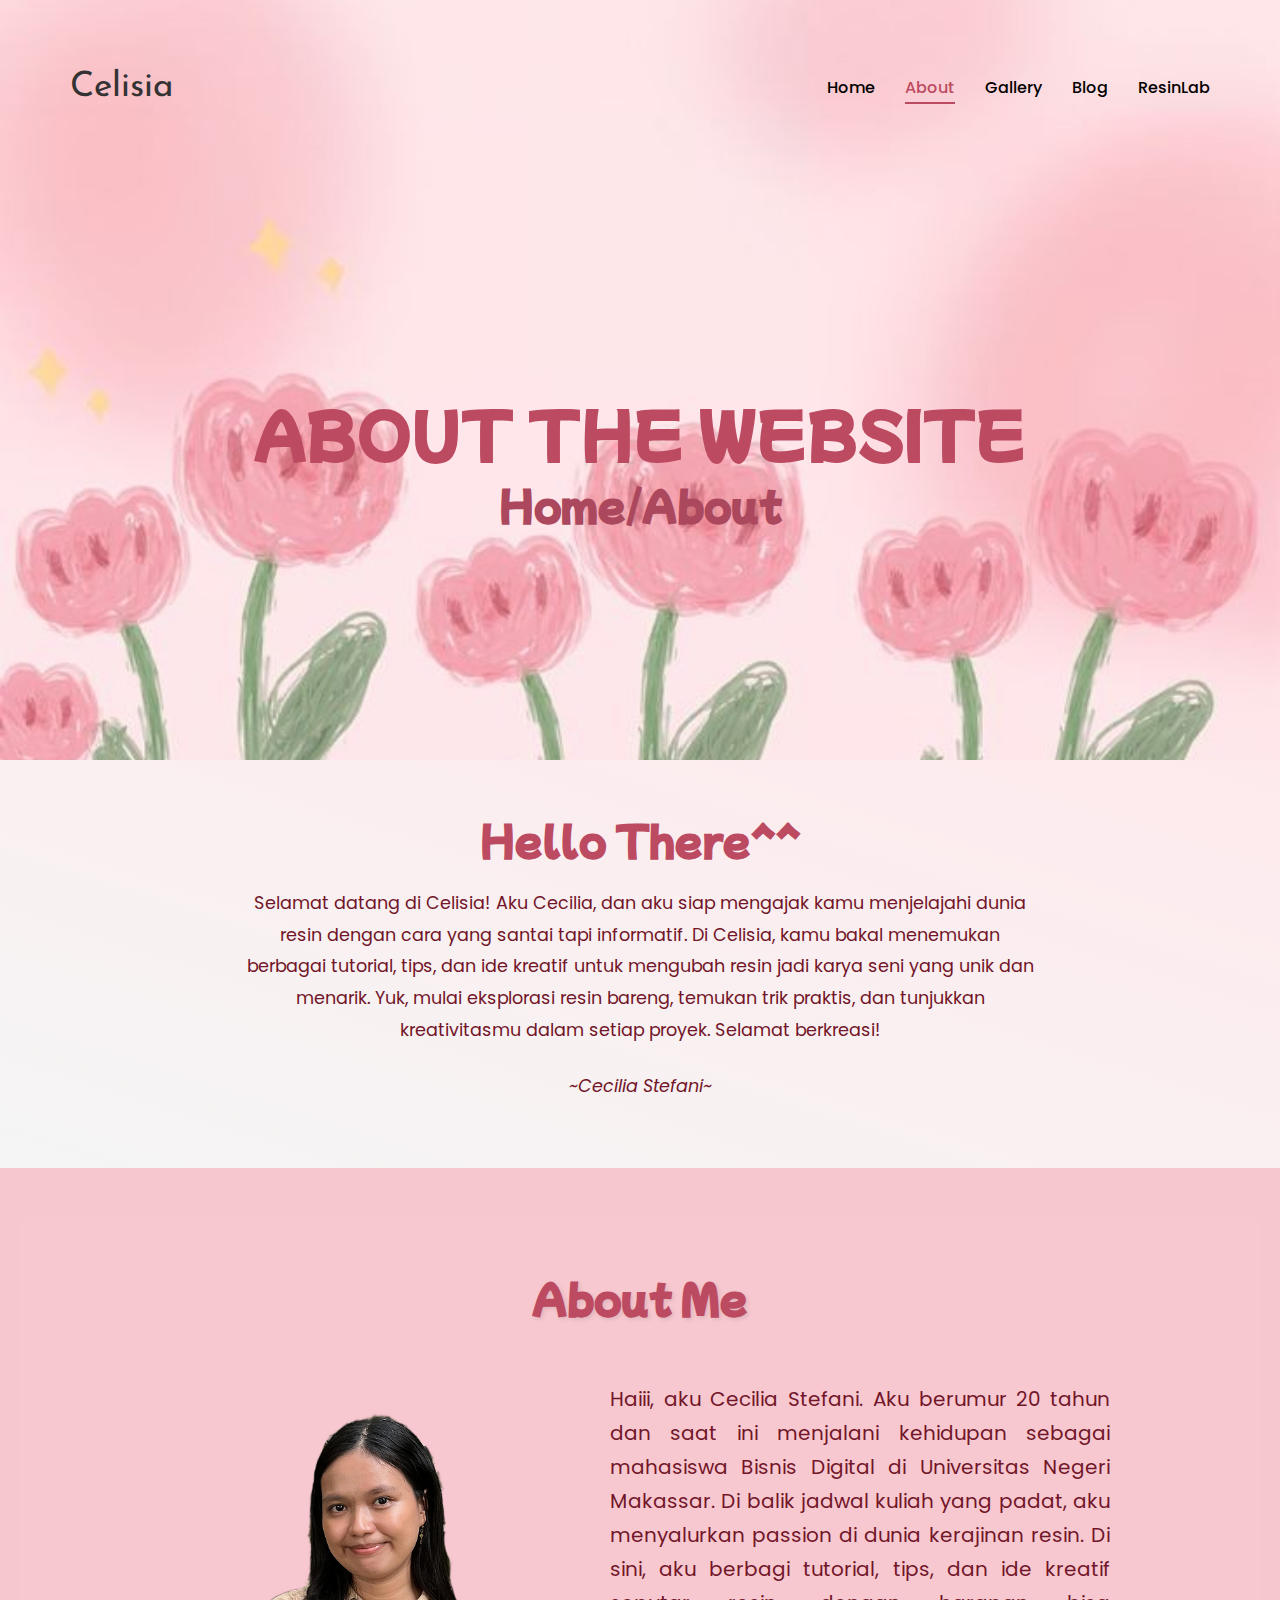
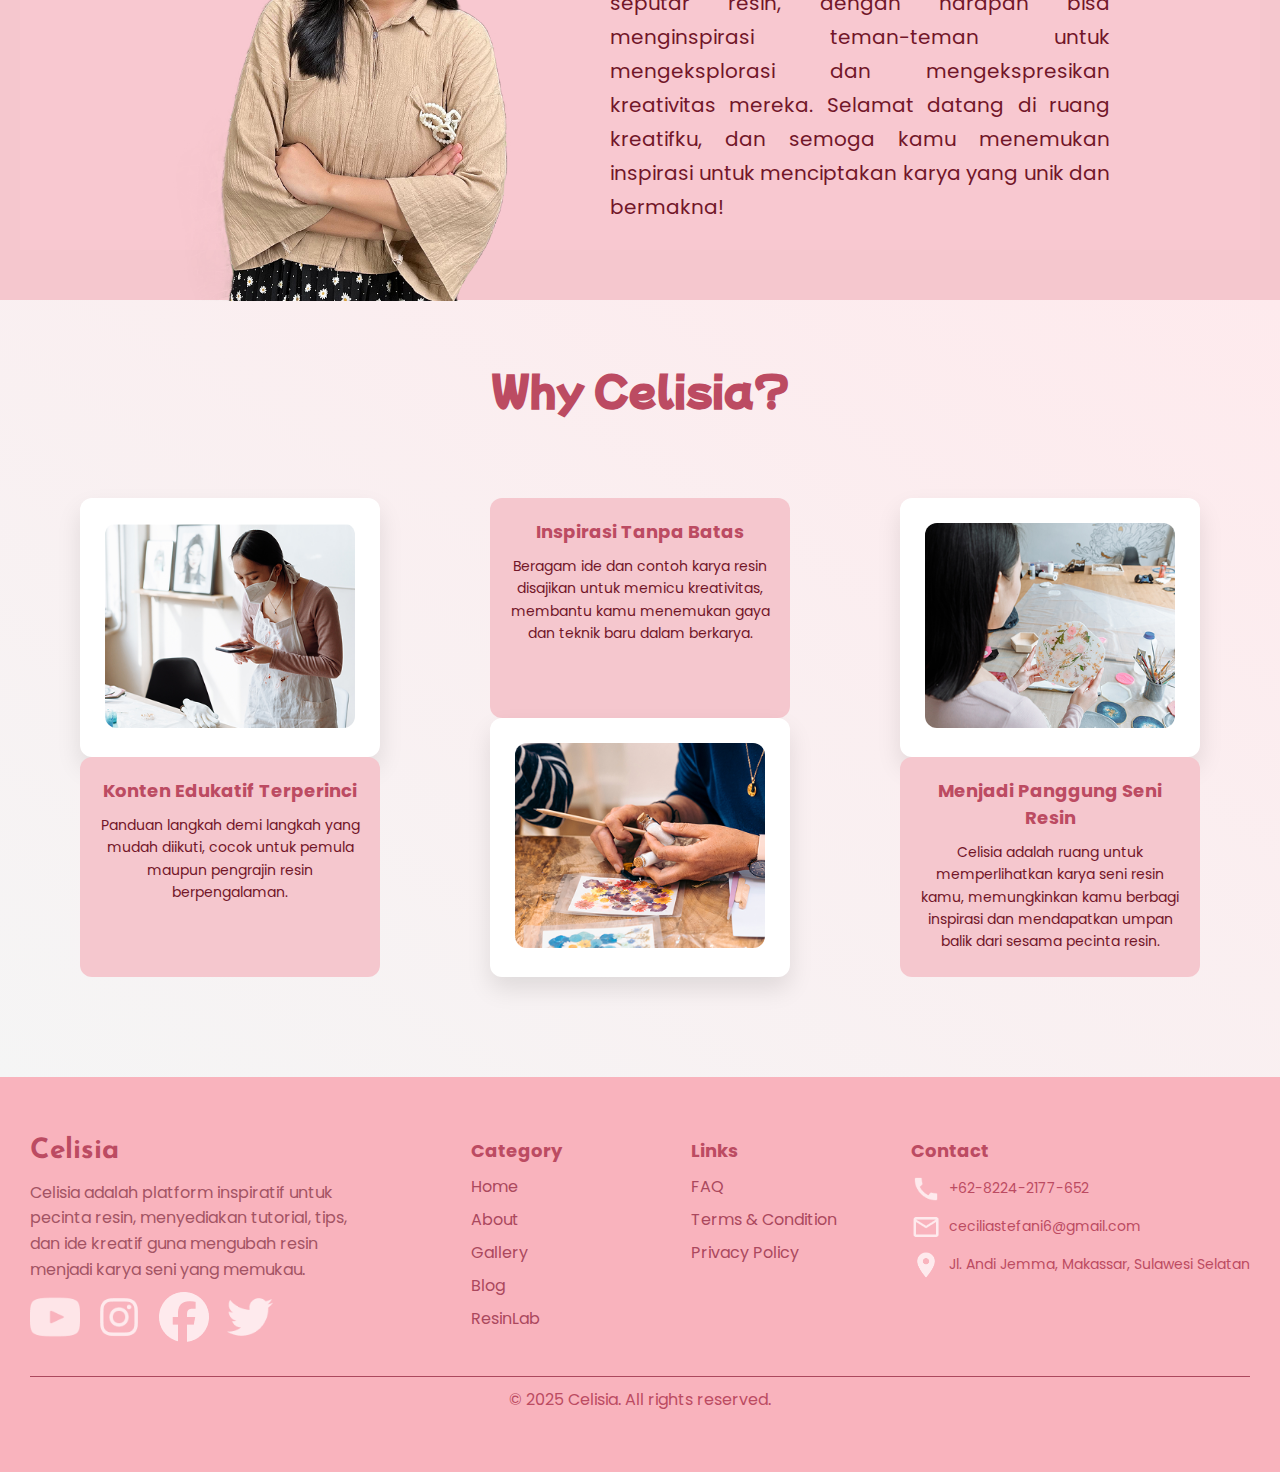
<file: about.html>
<!DOCTYPE html>
<html lang="id">
<head>
  <meta charset="UTF-8" />
  <meta name="viewport" content="width=device-width, initial-scale=1.0"/>
  <title>Celisia</title>
  <link rel="stylesheet" href="style.css" />
<!-- Font untuk logo -->
  <link href="https://fonts.googleapis.com/css2?family=Josefin+Sans:ital,wght@0,100..700;1,100..700&display=swap" rel="stylesheet">
<!-- Font untuk header navbar -->
  <link href="https://fonts.googleapis.com/css2?family=Poppins:ital,wght@0,100;0,200;0,300;0,400;0,500;0,600;0,700;0,800;0,900;1,100;1,200;1,300;1,400;1,500;1,600;1,700;1,800;1,900&display=swap" rel="stylesheet">
<!-- Font untuk hero -->
<link rel="preconnect" href="https://fonts.googleapis.com">
<link rel="preconnect" href="https://fonts.gstatic.com" crossorigin>
<link href="https://fonts.googleapis.com/css2?family=Mochiy+Pop+One&display=swap" rel="stylesheet">
<!-- Font untuk body -->
<link href="https://fonts.googleapis.com/css2?family=Poppins:ital,wght@0,100;0,200;0,300;0,400;0,500;0,600;0,700;0,800;0,900;1,100;1,200;1,300;1,400;1,500;1,600;1,700;1,800;1,900&display=swap" rel="stylesheet">
<link href="https://fonts.googleapis.com/css2?family=Poppins:ital,wght@0,100;0,200;0,300;0,400;0,500;0,600;0,700;0,800;0,900;1,100;1,200;1,300;1,400;1,500;1,600;1,700;1,800;1,900&display=swap" rel="stylesheet">
</head>
<body>
  <header>
    <div class="logo">Celisia</div>
    <nav>
      <ul>
        <li><a href="index.html">Home</a></li>
        <li><a href="about.html" class="active">About</a></li>
        <li><a href="gallery.html">Gallery</a></li>
        <li><a href="blog.html">Blog</a></li>
        <li><a href="resinlab.html">ResinLab</a></li>
      </ul>
    </nav>
  </header>

<!-- Hero Section -->
  <section class="hero-about">
    <div class="about-header">
      <h2>ABOUT THE WEBSITE</h2>
      <p class="breadcrumb">Home/About</p>
    </div>
  </section>

<!-- Intro About Section -->
  <section class="intro-section">
    <div class="container">
      <h2>Hello There^^</h2>
      <p> Selamat datang di Celisia! Aku Cecilia, dan aku siap mengajak kamu menjelajahi dunia resin dengan cara yang santai tapi informatif. 
        Di Celisia, kamu bakal menemukan berbagai tutorial, tips, dan ide kreatif untuk mengubah resin jadi karya seni yang unik dan menarik. 
        Yuk, mulai eksplorasi resin bareng, temukan trik praktis, dan tunjukkan kreativitasmu dalam setiap proyek. Selamat berkreasi!</p>
      <p class="signature">~Cecilia Stefani~</p>
    </div>
  </section>

<!-- About Section -->
  <section class="about-section2">
    <div class="about-wrapper">
      <h2 class="about-title">About Me</h2>
      <div class="about-content">
        <div class="about-image">
          <img src="images/foto ceci .png" alt="Cecilia Stefani">
        </div>
        <div class="about-text">
          <p>
            Haiii, aku Cecilia Stefani. Aku berumur 20 tahun dan saat ini menjalani kehidupan sebagai mahasiswa Bisnis Digital di Universitas Negeri Makassar. 
            Di balik jadwal kuliah yang padat, aku menyalurkan passion di dunia kerajinan resin. Di sini, aku berbagi tutorial, tips, dan ide kreatif seputar 
            resin, dengan harapan bisa menginspirasi teman-teman untuk mengeksplorasi dan mengekspresikan kreativitas mereka. Selamat datang di ruang kreatifku,
            dan semoga kamu menemukan inspirasi untuk menciptakan karya yang unik dan bermakna!
          </p>
        </div>
      </div>
    </div>
  </section>

<!-- Why Section -->
  <section class="why-section">
    <h2 class="section-title">Why Celisia?</h2>
    <div class="feature-container">
      <div class="feature-card">
        <div class="image-box">
          <img src="images/why 1.png" alt="Konten Edukatif">
        </div>
        <div class="text-box">
          <h3>Konten Edukatif Terperinci</h3>
          <p>
            Panduan langkah demi langkah yang mudah diikuti, cocok untuk pemula maupun pengrajin resin berpengalaman.
          </p>
        </div>
      </div>

      <div class="feature-card">
        <div class="text-box">
          <h3>Inspirasi Tanpa Batas</h3>
          <p>
            Beragam ide dan contoh karya resin disajikan untuk memicu kreativitas, membantu kamu menemukan gaya dan teknik baru dalam berkarya.
          </p>
        </div>
        <div class="image-box">
          <img src="images/why 2.png" alt="Inspirasi Resin">
        </div>
      </div>

      <div class="feature-card">
        <div class="image-box">
          <img src="images/why 3.png" alt="Panggung Resin">
        </div>
        <div class="text-box">
          <h3>Menjadi Panggung Seni Resin</h3>
          <p>
            Celisia adalah ruang untuk memperlihatkan karya seni resin kamu, memungkinkan kamu berbagi inspirasi dan mendapatkan umpan balik dari sesama pecinta resin.
          </p>
        </div>
      </div>
    </div>
  </section>



<!-- Footer Section -->
<footer class="footer">
  <div class="footer-container">
    <div class="footer-about">
      <h2 class="footer-brand">Celisia</h2>
      <p class="footer-desc">
        Celisia adalah platform inspiratif untuk <br> pecinta resin, menyediakan tutorial, tips, <br>
        dan ide kreatif guna mengubah resin <br> menjadi karya seni yang memukau.
      </p>
      <div class="footer-socials">
        <a href="#"><img src="icons/Logo YouTube.png" alt="YouTube"></a>
        <a href="#"><img src="icons/Logo Instagram.png" alt="Instagram"></a>
        <a href="#"><img src="icons/Logo Facebook.png" alt="Facebook"></a>
        <a href="#"><img src="icons/Logo Twitter.png" alt="Twitter"></a>
      </div>
    </div>
  
    <div class="footer-links">
      <h3>Category</h3>
      <ul>
        <li><a href="index.html">Home</a></li>
        <li><a href="about.html">About</a></li>
        <li><a href="gallery.html">Gallery</a></li>
        <li><a href="blog.html">Blog</a></li>
        <li><a href="resinlab.html">ResinLab</a></li>
      </ul>
    </div>
  
    <div class="footer-info">
      <h3>Links</h3>
      <ul>
        <li><a href="#">FAQ</a></li>
        <li><a href="#">Terms & Condition</a></li>
        <li><a href="#">Privacy Policy</a></li>
      </ul>
    </div>

    <div class="footer-info">
      <h3>Contact</h3>
      <ul class="contact-info">
        <li><img src="icons/icon telpon.png" alt=""> +62-8224-2177-652</li>
        <li><img src="icons/icon email.png" alt=""> ceciliastefani6@gmail.com</li>
        <li><img src="icons/icon maps.png" alt=""> Jl. Andi Jemma, Makassar, Sulawesi Selatan</li>
      </ul>
    </div>
  </div>
  
  <hr>
    <p class="copyright">© 2025 Celisia. All rights reserved.</p>
</footer>
  
</body>
</html>
</file>
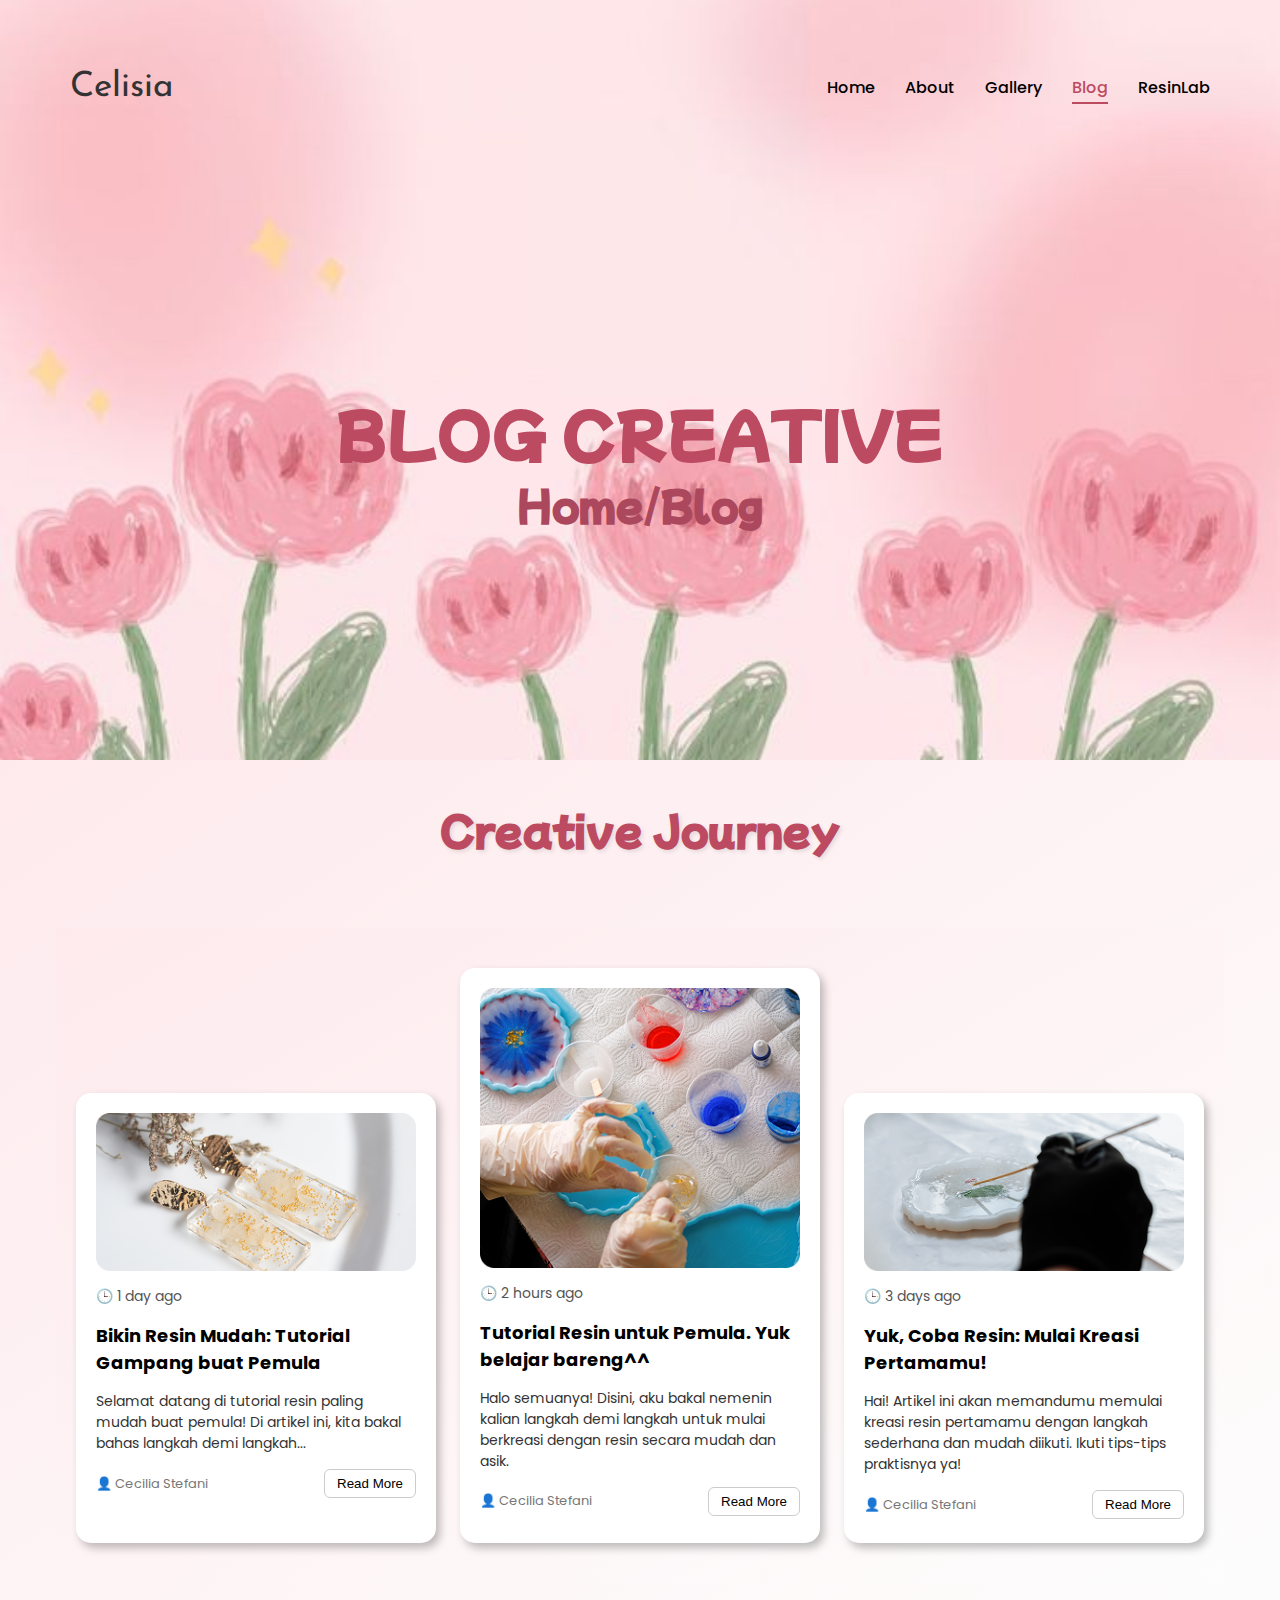
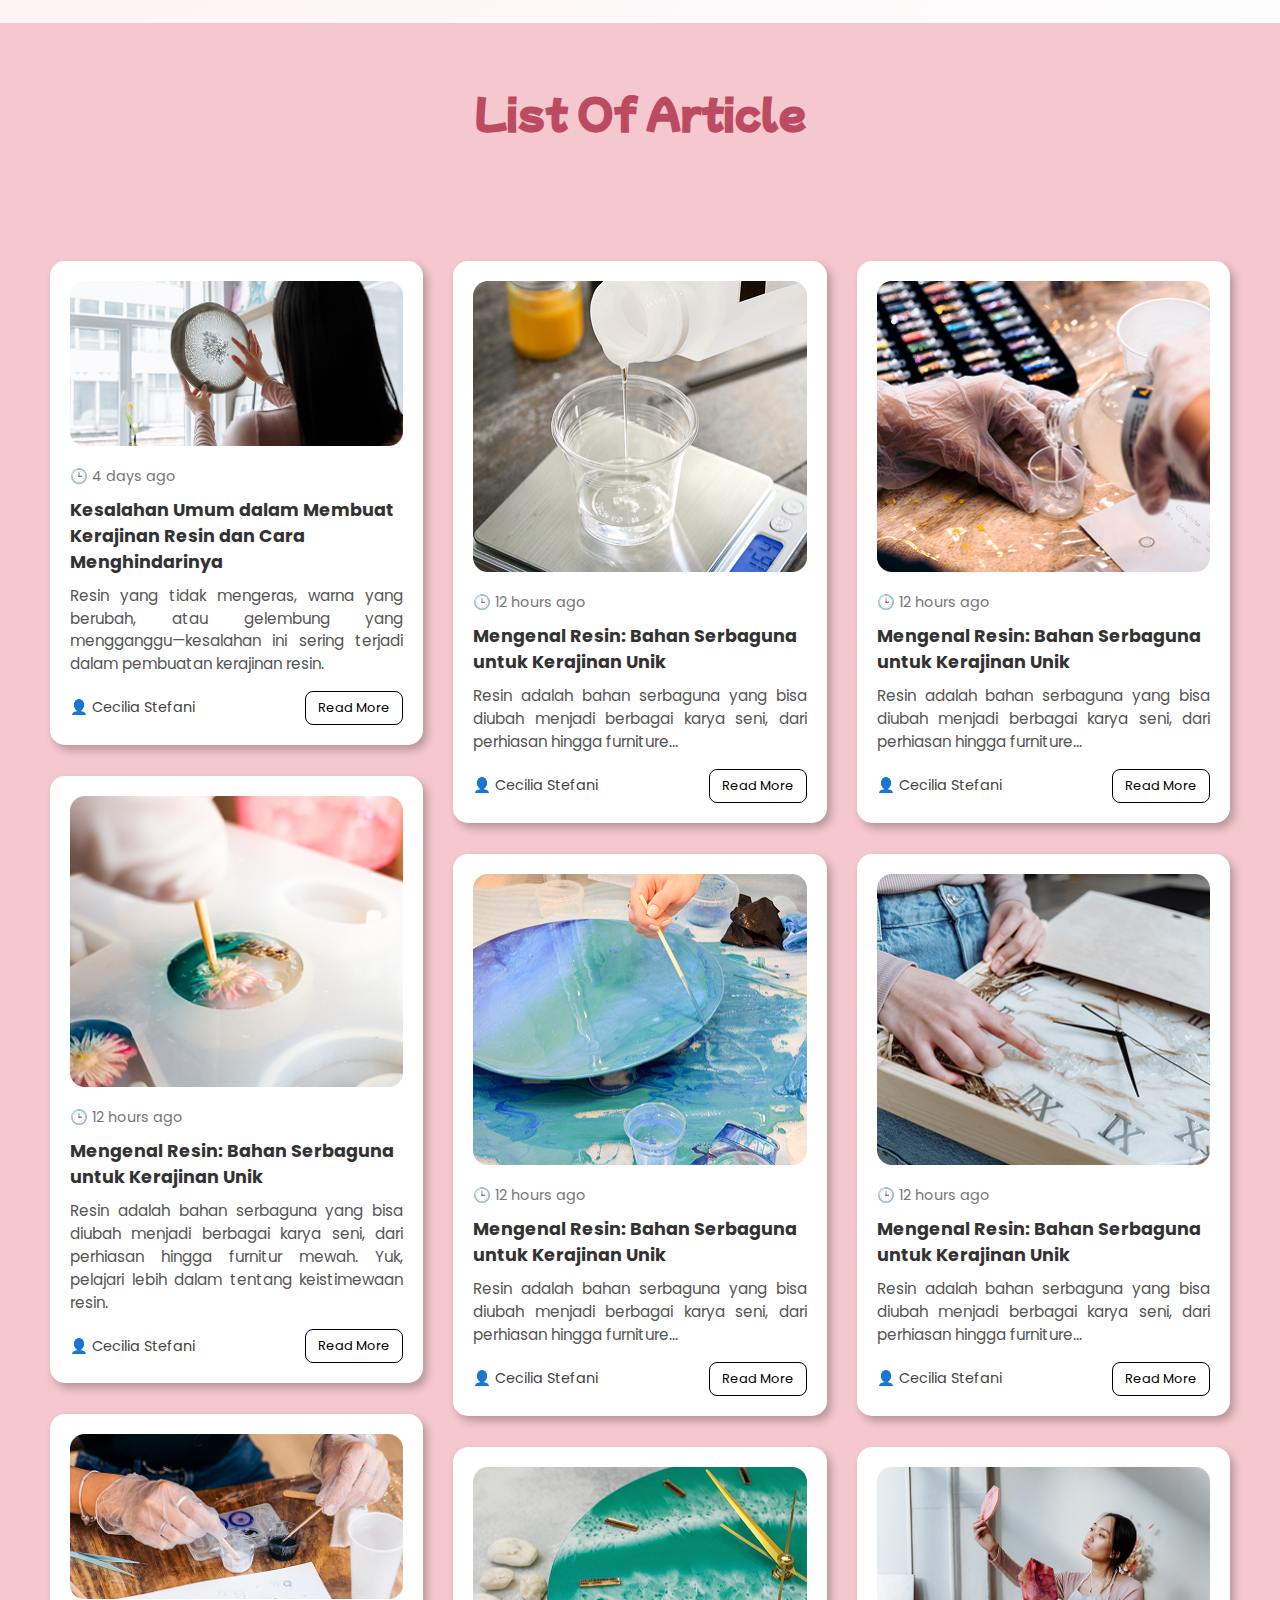
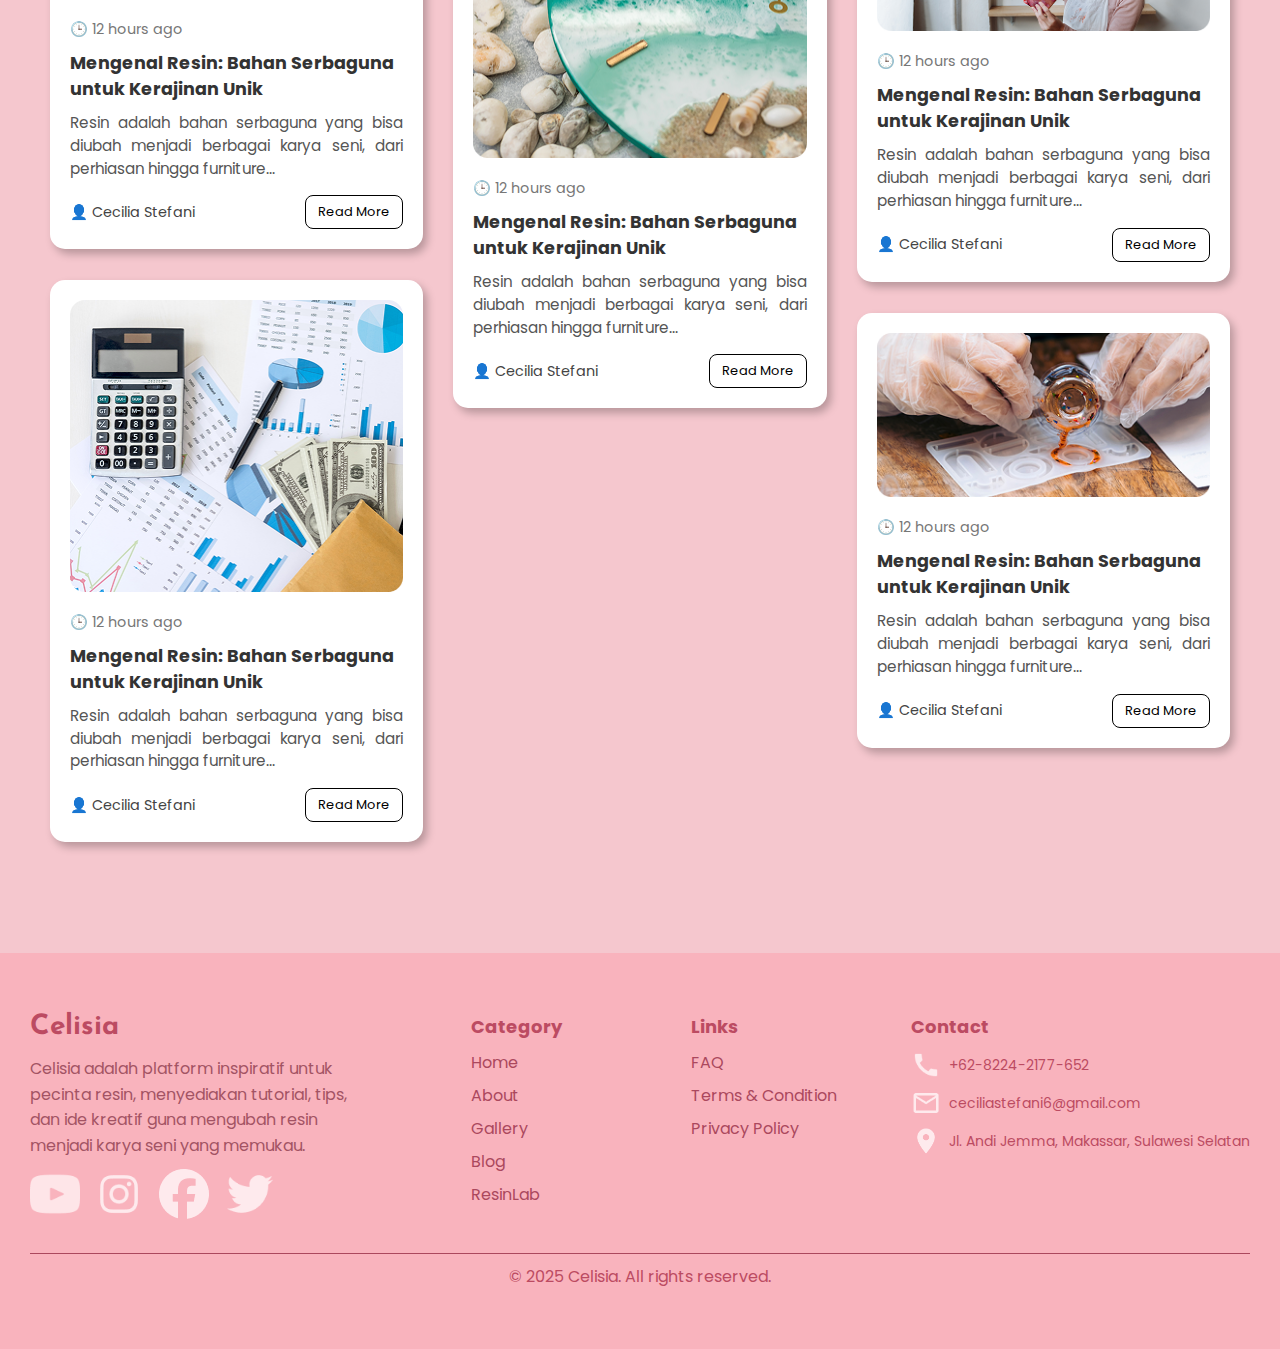
<file: blog.html>
<!DOCTYPE html>
<html lang="id">
<head>
  <meta charset="UTF-8" />
  <meta name="viewport" content="width=device-width, initial-scale=1.0"/>
  <title>Celisia</title>
  <link rel="stylesheet" href="style.css" />
<!-- Font untuk logo -->
  <link href="https://fonts.googleapis.com/css2?family=Josefin+Sans:ital,wght@0,100..700;1,100..700&display=swap" rel="stylesheet">
<!-- Font untuk header navbar -->
  <link href="https://fonts.googleapis.com/css2?family=Poppins:ital,wght@0,100;0,200;0,300;0,400;0,500;0,600;0,700;0,800;0,900;1,100;1,200;1,300;1,400;1,500;1,600;1,700;1,800;1,900&display=swap" rel="stylesheet">
<!-- Font untuk hero -->
<link rel="preconnect" href="https://fonts.googleapis.com">
<link rel="preconnect" href="https://fonts.gstatic.com" crossorigin>
<link href="https://fonts.googleapis.com/css2?family=Mochiy+Pop+One&display=swap" rel="stylesheet">
<!-- Font untuk body -->
<link href="https://fonts.googleapis.com/css2?family=Poppins:ital,wght@0,100;0,200;0,300;0,400;0,500;0,600;0,700;0,800;0,900;1,100;1,200;1,300;1,400;1,500;1,600;1,700;1,800;1,900&display=swap" rel="stylesheet">
<link href="https://fonts.googleapis.com/css2?family=Poppins:ital,wght@0,100;0,200;0,300;0,400;0,500;0,600;0,700;0,800;0,900;1,100;1,200;1,300;1,400;1,500;1,600;1,700;1,800;1,900&display=swap" rel="stylesheet">
</head>
<body>
<!-- Header Section -->
  <header>
    <div class="logo">Celisia</div>
    <nav>
      <ul>
        <li><a href="index.html">Home</a></li>
        <li><a href="about.html">About</a></li>
        <li><a href="gallery.html">Gallery</a></li>
        <li><a href="blog.html" class="active">Blog</a></li>
        <li><a href="resinlab.html">ResinLab</a></li>
      </ul>
    </nav>
  </header>

<!-- Hero Section -->
  <section class="hero-about">
    <div class="about-header">
      <h2>BLOG CREATIVE</h2>
      <p class="breadcrumb">Home/Blog</p>
    </div>
  </section>

<!-- Blog Section -->
  <section class="blog-container2">
    <h2 class="blog-title">Creative Journey</h2>
    <div class="blog-container2">
    <div class="blog-card1">
      <img src="images/blog 1.png" alt="Tutorial Resin">
      <div class="blog-meta">🕒 1 day ago</div>
      <div class="blog-text">Bikin Resin Mudah: Tutorial Gampang buat Pemula</div>
      <div class="blog-description">
        Selamat datang di tutorial resin paling mudah buat pemula! Di artikel ini, kita bakal bahas langkah demi langkah...
      </div>
      <div class="blog-footer">
        <span>👤 Cecilia Stefani</span>
        <button>Read More</button>
      </div>
    </div>

    <div class="blog-card">
      <img src="images/blog 2.png" alt="Tutorial Resin">
      <div class="blog-meta">🕒 2 hours ago</div>
      <div class="blog-text">Tutorial Resin untuk Pemula. Yuk belajar bareng^^</div>
      <div class="blog-description">
        Halo semuanya! Disini, aku bakal nemenin kalian langkah demi langkah untuk mulai berkreasi dengan resin secara mudah dan asik.
      </div>
      <div class="blog-footer">
        <span>👤 Cecilia Stefani</span>
        <button>Read More</button>
      </div>
    </div>

    <div class="blog-card2">
      <img src="images/blog 3.png" alt="Tutorial Resin">
      <div class="blog-meta">🕒 3 days ago</div>
      <div class="blog-text">Yuk, Coba Resin: Mulai Kreasi Pertamamu!</div>
      <div class="blog-description">
        Hai! Artikel ini akan memandumu memulai kreasi resin pertamamu dengan langkah sederhana dan mudah diikuti. Ikuti tips-tips praktisnya ya!
      </div>
      <div class="blog-footer">
        <span>👤 Cecilia Stefani</span>
        <button>Read More</button>
      </div>
    </div>
  </section>

<!-- List Of Article -->
  <section class="articles-section">
    <h2 class="articles-title">List Of Article</h2>
    <div class="articles-grid">
    
      <!-- Artikel 1 -->
      <div class="article-card">
        <img src="images/artikel 1.png" alt="Artikel 1">
        <div class="article-content">
          <p class="article-time">🕒 4 days ago</p>
          <h3 class="article-title">Kesalahan Umum dalam Membuat Kerajinan Resin dan Cara Menghindarinya</h3>
          <p class="article-text">Resin yang tidak mengeras, warna yang berubah, atau gelembung yang mengganggu—kesalahan ini sering terjadi dalam pembuatan kerajinan resin.</p>
          <div class="article-footer">
            <span class="author">👤 Cecilia Stefani</span>
            <a href="tampilan blog.html" class="btn-read">Read More</a>
          </div>
        </div>
      </div>
      <!-- Artikel 2 -->
      <div class="article-card">
        <img src="images/artikel 2.png" alt="Artikel 2">
        <div class="article-content">
          <p class="article-time">🕒 12 hours ago</p>
          <h3 class="article-title">Mengenal Resin: Bahan Serbaguna untuk Kerajinan Unik</h3>
          <p class="article-text">Resin adalah bahan serbaguna yang bisa diubah menjadi berbagai karya seni, dari perhiasan hingga furnitur mewah. Yuk, pelajari lebih dalam tentang keistimewaan resin.</p>
          <div class="article-footer">
            <span class="author">👤 Cecilia Stefani </span>
            <a href="#" class="btn-read">Read More</a>
          </div>
        </div>
      </div>
      <!-- Artikel 3 -->
      <div class="article-card">
        <img src="images/artikel 3.png" alt="Artikel 2">
        <div class="article-content">
          <p class="article-time">🕒 12 hours ago</p>
          <h3 class="article-title">Mengenal Resin: Bahan Serbaguna untuk Kerajinan Unik</h3>
          <p class="article-text">Resin adalah bahan serbaguna yang bisa diubah menjadi berbagai karya seni, dari perhiasan hingga furniture...</p>
          <div class="article-footer">
            <span class="author">👤 Cecilia Stefani</span>
            <a href="#" class="btn-read">Read More</a>
          </div>
        </div>
      </div>
      <!-- Artikel 4 -->
      <div class="article-card">
        <img src="images/artikel 4.png" alt="Artikel 2">
        <div class="article-content">
          <p class="article-time">🕒 12 hours ago</p>
          <h3 class="article-title">Mengenal Resin: Bahan Serbaguna untuk Kerajinan Unik</h3>
          <p class="article-text">Resin adalah bahan serbaguna yang bisa diubah menjadi berbagai karya seni, dari perhiasan hingga furniture...</p>
          <div class="article-footer">
            <span class="author">👤 Cecilia Stefani</span>
            <a href="#" class="btn-read">Read More</a>
          </div>
        </div>
      </div>
      <!-- Artikel 5 -->
      <div class="article-card">
        <img src="images/artikel 5.png" alt="Artikel 2">
        <div class="article-content">
          <p class="article-time">🕒 12 hours ago</p>
          <h3 class="article-title">Mengenal Resin: Bahan Serbaguna untuk Kerajinan Unik</h3>
          <p class="article-text">Resin adalah bahan serbaguna yang bisa diubah menjadi berbagai karya seni, dari perhiasan hingga furniture...</p>
          <div class="article-footer">
            <span class="author">👤 Cecilia Stefani</span>
            <a href="#" class="btn-read">Read More</a>
          </div>
        </div>
      </div>
      <!-- Artikel 6 -->
      <div class="article-card">
        <img src="images/artikel 6.png" alt="Artikel 2">
        <div class="article-content">
          <p class="article-time">🕒 12 hours ago</p>
          <h3 class="article-title">Mengenal Resin: Bahan Serbaguna untuk Kerajinan Unik</h3>
          <p class="article-text">Resin adalah bahan serbaguna yang bisa diubah menjadi berbagai karya seni, dari perhiasan hingga furniture...</p>
          <div class="article-footer">
            <span class="author">👤 Cecilia Stefani</span>
            <a href="#" class="btn-read">Read More</a>
          </div>
        </div>
      </div>
      <!-- Artikel 7 -->
      <div class="article-card">
        <img src="images/artikel 7.png" alt="Artikel 2">
        <div class="article-content">
          <p class="article-time">🕒 12 hours ago</p>
          <h3 class="article-title">Mengenal Resin: Bahan Serbaguna untuk Kerajinan Unik</h3>
          <p class="article-text">Resin adalah bahan serbaguna yang bisa diubah menjadi berbagai karya seni, dari perhiasan hingga furniture...</p>
          <div class="article-footer">
            <span class="author">👤 Cecilia Stefani</span>
            <a href="#" class="btn-read">Read More</a>
          </div>
        </div>
      </div>
      <!-- Artikel 8 -->
      <div class="article-card">
        <img src="images/artikel 8.png" alt="Artikel 2">
        <div class="article-content">
          <p class="article-time">🕒 12 hours ago</p>
          <h3 class="article-title">Mengenal Resin: Bahan Serbaguna untuk Kerajinan Unik</h3>
          <p class="article-text">Resin adalah bahan serbaguna yang bisa diubah menjadi berbagai karya seni, dari perhiasan hingga furniture...</p>
          <div class="article-footer">
            <span class="author">👤 Cecilia Stefani</span>
            <a href="#" class="btn-read">Read More</a>
          </div>
        </div>
      </div>
      <!-- Artikel 9 -->
      <div class="article-card">
        <img src="images/artikel 9.png" alt="Artikel 2">
        <div class="article-content">
          <p class="article-time">🕒 12 hours ago</p>
          <h3 class="article-title">Mengenal Resin: Bahan Serbaguna untuk Kerajinan Unik</h3>
          <p class="article-text">Resin adalah bahan serbaguna yang bisa diubah menjadi berbagai karya seni, dari perhiasan hingga furniture...</p>
          <div class="article-footer">
            <span class="author">👤 Cecilia Stefani</span>
            <a href="#" class="btn-read">Read More</a>
          </div>
        </div>
      </div>
      <!-- Artikel 10 -->
      <div class="article-card">
        <img src="images/artikel 10.png" alt="Artikel 2">
        <div class="article-content">
          <p class="article-time">🕒 12 hours ago</p>
          <h3 class="article-title">Mengenal Resin: Bahan Serbaguna untuk Kerajinan Unik</h3>
          <p class="article-text">Resin adalah bahan serbaguna yang bisa diubah menjadi berbagai karya seni, dari perhiasan hingga furniture...</p>
          <div class="article-footer">
            <span class="author">👤 Cecilia Stefani</span>
            <a href="#" class="btn-read">Read More</a>
          </div>
        </div>
      </div>
      <!-- Artikel 11 -->
      <div class="article-card">
        <img src="images/artikel 11.png" alt="Artikel 2">
        <div class="article-content">
          <p class="article-time">🕒 12 hours ago</p>
          <h3 class="article-title">Mengenal Resin: Bahan Serbaguna untuk Kerajinan Unik</h3>
          <p class="article-text">Resin adalah bahan serbaguna yang bisa diubah menjadi berbagai karya seni, dari perhiasan hingga furniture...</p>
          <div class="article-footer">
            <span class="author">👤 Cecilia Stefani</span>
            <a href="#" class="btn-read">Read More</a>
          </div>
        </div>
      </div>
    </div>
  </section>

<!-- Footer Section -->
<footer class="footer">
  <div class="footer-container">
    <div class="footer-about">
      <h2 class="footer-brand">Celisia</h2>
      <p class="footer-desc">
        Celisia adalah platform inspiratif untuk <br> pecinta resin, menyediakan tutorial, tips, <br>
        dan ide kreatif guna mengubah resin <br> menjadi karya seni yang memukau.
      </p>
      <div class="footer-socials">
        <a href="#"><img src="icons/Logo YouTube.png" alt="YouTube"></a>
        <a href="#"><img src="icons/Logo Instagram.png" alt="Instagram"></a>
        <a href="#"><img src="icons/Logo Facebook.png" alt="Facebook"></a>
        <a href="#"><img src="icons/Logo Twitter.png" alt="Twitter"></a>
      </div>
    </div>
  
    <div class="footer-links">
      <h3>Category</h3>
      <ul>
        <li><a href="index.html">Home</a></li>
        <li><a href="about.html">About</a></li>
        <li><a href="gallery.html">Gallery</a></li>
        <li><a href="blog.html">Blog</a></li>
        <li><a href="resinlab.html">ResinLab</a></li>
      </ul>
    </div>
  
    <div class="footer-info">
      <h3>Links</h3>
      <ul>
        <li><a href="#">FAQ</a></li>
        <li><a href="#">Terms & Condition</a></li>
        <li><a href="#">Privacy Policy</a></li>
      </ul>
    </div>

    <div class="footer-info">
      <h3>Contact</h3>
      <ul class="contact-info">
        <li><img src="icons/icon telpon.png" alt=""> +62-8224-2177-652</li>
        <li><img src="icons/icon email.png" alt=""> ceciliastefani6@gmail.com</li>
        <li><img src="icons/icon maps.png" alt=""> Jl. Andi Jemma, Makassar, Sulawesi Selatan</li>
      </ul>
    </div>
  </div>
  
  <hr>
    <p class="copyright">© 2025 Celisia. All rights reserved.</p>
</footer>
  
</body>
</html>
</file>
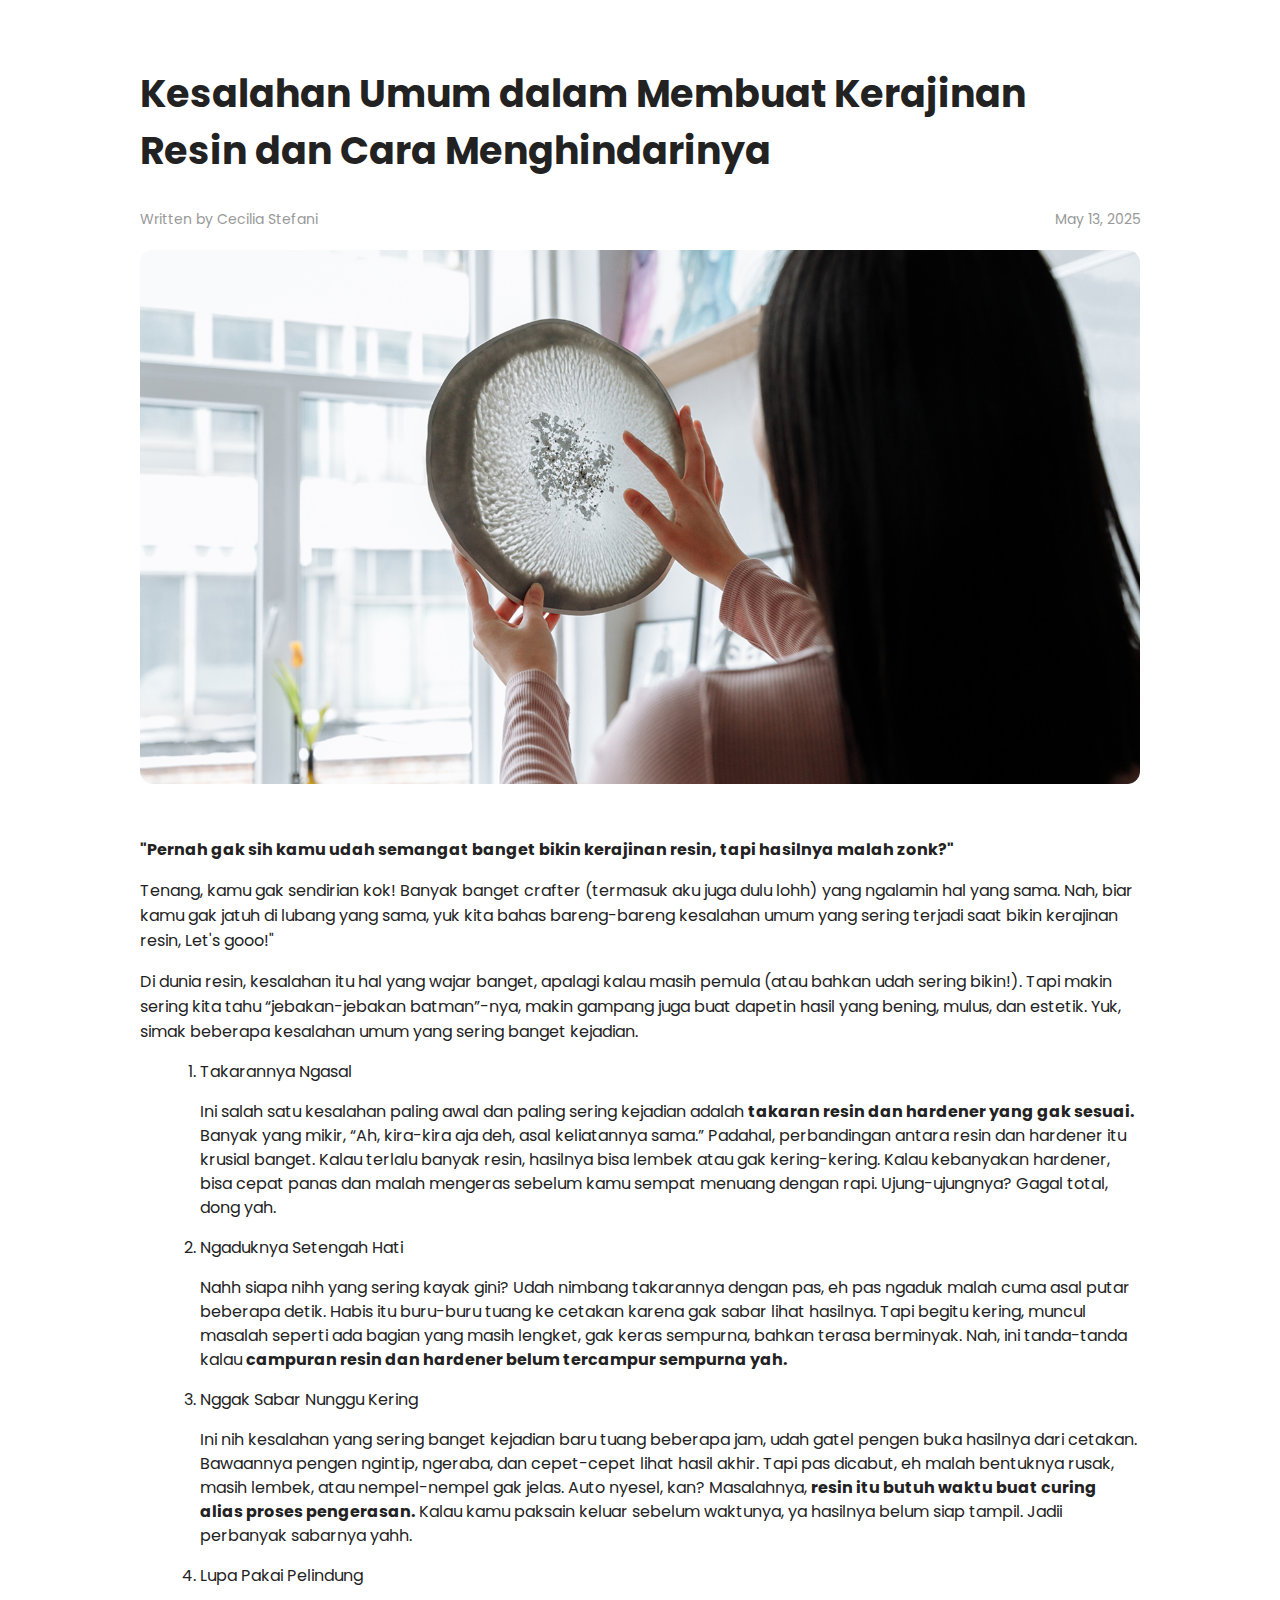
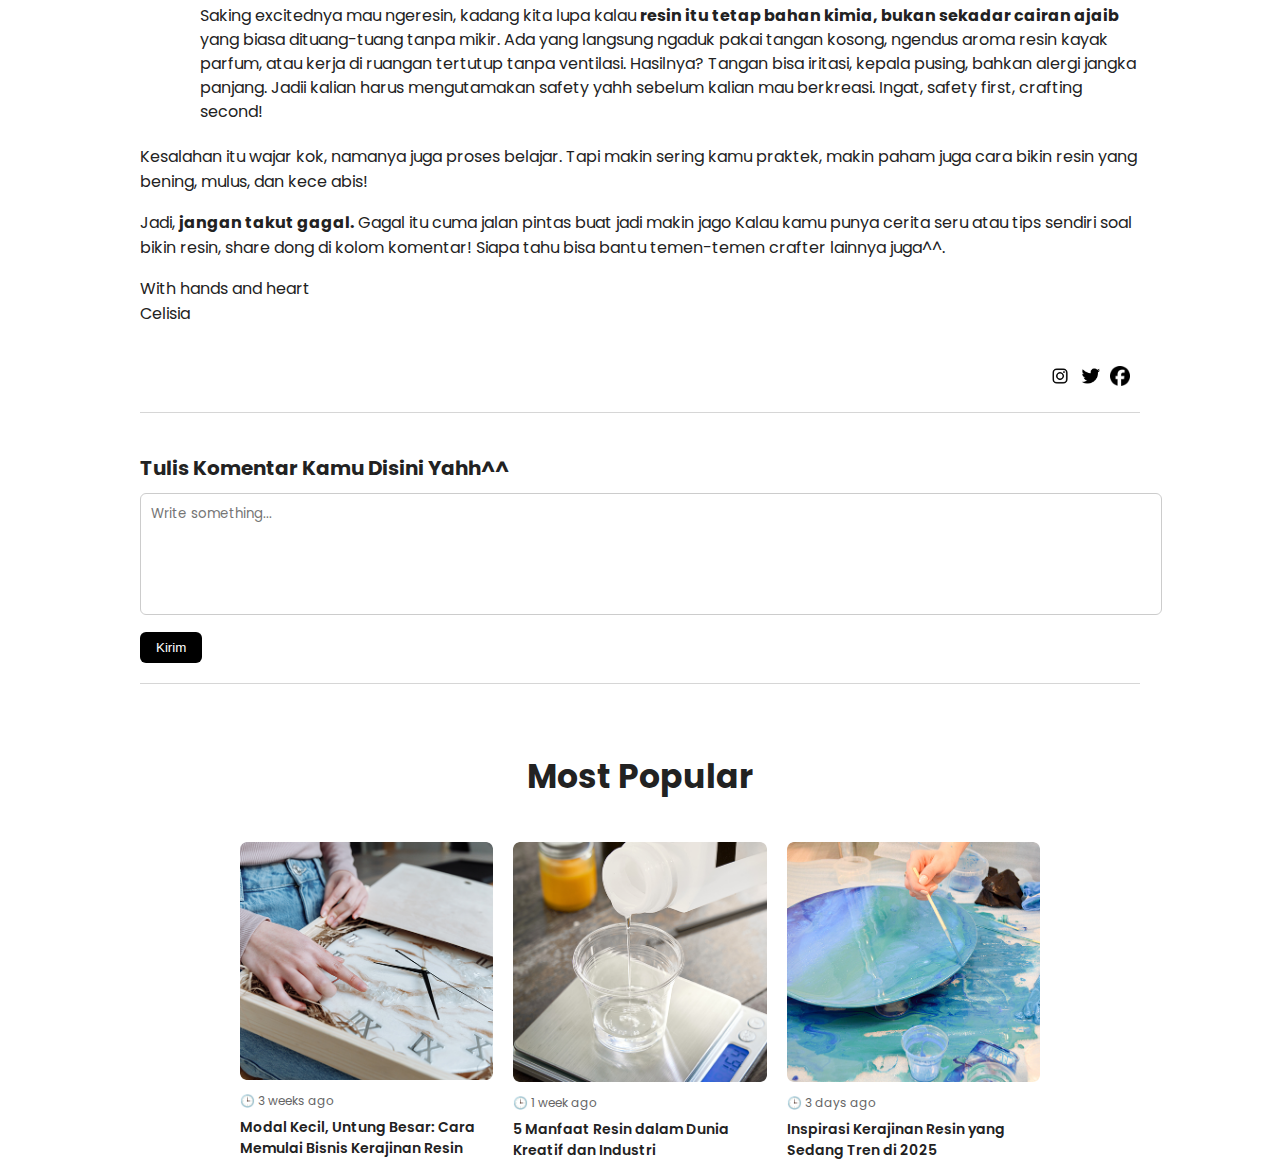
<file: blogtext.html>
<!DOCTYPE html>
<html lang="id">
<head>
  <meta charset="UTF-8" />
  <meta name="viewport" content="width=device-width, initial-scale=1.0" />
  <title>Celisia Blog</title>
  <link href="https://fonts.googleapis.com/css2?family=Poppins:ital,wght@0,100;0,200;0,300;0,400;0,500;0,600;0,700;0,800;0,900;1,100;1,200;1,300;1,400;1,500;1,600;1,700;1,800;1,900&display=swap" rel="stylesheet">
  <link href="https://fonts.googleapis.com/css2?family=Poppins:ital,wght@0,100;0,200;0,300;0,400;0,500;0,600;0,700;0,800;0,900;1,100;1,200;1,300;1,400;1,500;1,600;1,700;1,800;1,900&display=swap" rel="stylesheet">
  <link href="https://fonts.googleapis.com/css2?family=Poppins:ital,wght@0,100;0,200;0,300;0,400;0,500;0,600;0,700;0,800;0,900;1,100;1,200;1,300;1,400;1,500;1,600;1,700;1,800;1,900&display=swap" rel="stylesheet">
  <link rel="stylesheet" href="styleblogtext.css">
</head>
<body>
  <div class="container">
    <h1>Kesalahan Umum dalam Membuat Kerajinan Resin dan Cara Menghindarinya</h1>
    <div class="meta">
      <span>Written by Cecilia Stefani</span>
      <span>May 13, 2025</span>
    </div>
    <img src="images/blog text 1.png" alt="Kerajinan Resin" class="main-image" />

    <p><strong>"Pernah gak sih kamu udah semangat banget bikin kerajinan resin, tapi hasilnya malah zonk?"</strong></p>
    <p>Tenang, kamu gak sendirian kok! Banyak banget crafter (termasuk aku juga dulu lohh) yang ngalamin hal yang sama. 
        Nah, biar kamu gak jatuh di lubang yang sama, yuk kita bahas bareng-bareng kesalahan umum yang sering terjadi 
        saat bikin kerajinan resin, Let's gooo!"</p>

    <p>Di dunia resin, kesalahan itu hal yang wajar banget, apalagi kalau masih pemula (atau bahkan udah sering bikin!). 
       Tapi makin sering kita tahu “jebakan-jebakan batman”-nya, makin gampang juga buat dapetin hasil yang bening, mulus, dan estetik. 
       Yuk, simak beberapa kesalahan umum yang sering banget kejadian.</p>

    <ol>
      <li>
        <p>Takarannya Ngasal</p>
        <p>Ini salah satu kesalahan paling awal dan paling sering kejadian adalah <strong>takaran resin dan hardener yang gak sesuai.</strong>
            Banyak yang mikir, “Ah, kira-kira aja deh, asal keliatannya sama.” Padahal, perbandingan antara resin dan hardener 
            itu krusial banget. Kalau terlalu banyak resin, hasilnya bisa lembek atau gak kering-kering. Kalau kebanyakan hardener, 
            bisa cepat panas dan malah mengeras sebelum kamu sempat menuang dengan rapi. Ujung-ujungnya? Gagal total, dong yah.</p>
      </li>

      <li>
        <p>Ngaduknya Setengah Hati</p>
        <p>Nahh siapa nihh yang sering kayak gini? Udah nimbang takarannya dengan pas, eh pas ngaduk malah cuma asal putar beberapa detik. 
           Habis itu buru-buru tuang ke cetakan karena gak sabar lihat hasilnya. Tapi begitu kering, muncul masalah seperti ada bagian yang 
           masih lengket, gak keras sempurna, bahkan terasa berminyak. Nah, ini tanda-tanda kalau <strong>campuran resin dan hardener belum tercampur sempurna yah.</strong></p>
      </li>

      <li>
        <p>Nggak Sabar Nunggu Kering</p>
        <p>Ini nih kesalahan yang sering banget kejadian baru tuang beberapa jam, udah gatel pengen buka hasilnya dari cetakan. Bawaannya pengen ngintip, 
           ngeraba, dan cepet-cepet lihat hasil akhir. Tapi pas dicabut, eh malah bentuknya rusak, masih lembek, atau nempel-nempel gak jelas. Auto nyesel, kan? 
           Masalahnya, <strong>resin itu butuh waktu buat curing alias proses pengerasan.</strong> Kalau kamu paksain keluar sebelum waktunya, ya hasilnya belum siap tampil. 
           Jadii perbanyak sabarnya yahh.</p>
      </li>

      <li>
        <p>Lupa Pakai Pelindung</p>
        <p>Saking excitednya mau ngeresin, kadang kita lupa kalau <strong>resin itu tetap bahan kimia, bukan sekadar cairan ajaib</strong> yang biasa dituang-tuang tanpa mikir. 
           Ada yang langsung ngaduk pakai tangan kosong, ngendus aroma resin kayak parfum, atau kerja di ruangan tertutup tanpa ventilasi. Hasilnya? Tangan bisa 
           iritasi, kepala pusing, bahkan alergi jangka panjang. Jadii kalian harus mengutamakan safety yahh sebelum kalian mau berkreasi. Ingat, safety first, crafting second!</p>
      </li>
    </ol>

    <p>Kesalahan itu wajar kok, namanya juga proses belajar. Tapi makin sering kamu praktek, makin paham juga cara bikin resin yang bening, mulus, dan kece abis!</p>
    <p>Jadi, <strong>jangan takut gagal.</strong> Gagal itu cuma jalan pintas buat jadi makin jago  Kalau kamu punya cerita seru atau tips sendiri soal bikin resin, share dong di kolom komentar! Siapa tahu bisa bantu temen-temen crafter lainnya juga^^.</p>
    <p>With hands and heart<br/>Celisia</p>

    <footer>
      <div class="social-icons">
        <a href="https://www.instagram.com/cecyliastefani/" target="_blank" rel="noopener noreferrer">
         <img src="icons/logo instagram blog.png" alt="Instagram" />
        </a>
        <a href="https://x.com/stefani_ce55401" target="_blank" rel="noopener noreferrer">
         <img src="icons/logo twitter blog.png" alt="Twitter" />
        </a>
        <a href="https://www.facebook.com/ceciliastefani.cecilia/" target="_blank" rel="noopener noreferrer">
         <img src="icons/logo facebook blog.png" alt="Facebook" />
        </a>
      </div>

      <hr class="footer-divider" />
    </footer>

    <div class="komentar">
      <h3>Tulis Komentar Kamu Disini Yahh^^</h3>
      <textarea placeholder="Write something..."></textarea>
      <button type="submit">Kirim</button>
    </div>

    <hr class="footer-divider" />

    <div class="popular">
      <h2>Most Popular</h2>
      <div class="popular-list">
        <div class="popular-item">
          <img src="images/most popular 1.png" alt="Popular 1" />
          <small>🕒 3 weeks ago</small>
          <p>Modal Kecil, Untung Besar: Cara Memulai Bisnis Kerajinan Resin</p>
        </div>
        <div class="popular-item">
          <img src="images/most popular 2.png" alt="Popular 2" />
          <small>🕒 1 week ago</small>
          <p>5 Manfaat Resin dalam Dunia Kreatif dan Industri</p>
        </div>
        <div class="popular-item">
          <img src="images/most popular 3.png" alt="Popular 3" />
          <small>🕒 3 days ago</small>
          <p>Inspirasi Kerajinan Resin yang Sedang Tren di 2025</p>
        </div>
      </div>
    </div>
  </div>
</body>
</html>
</file>
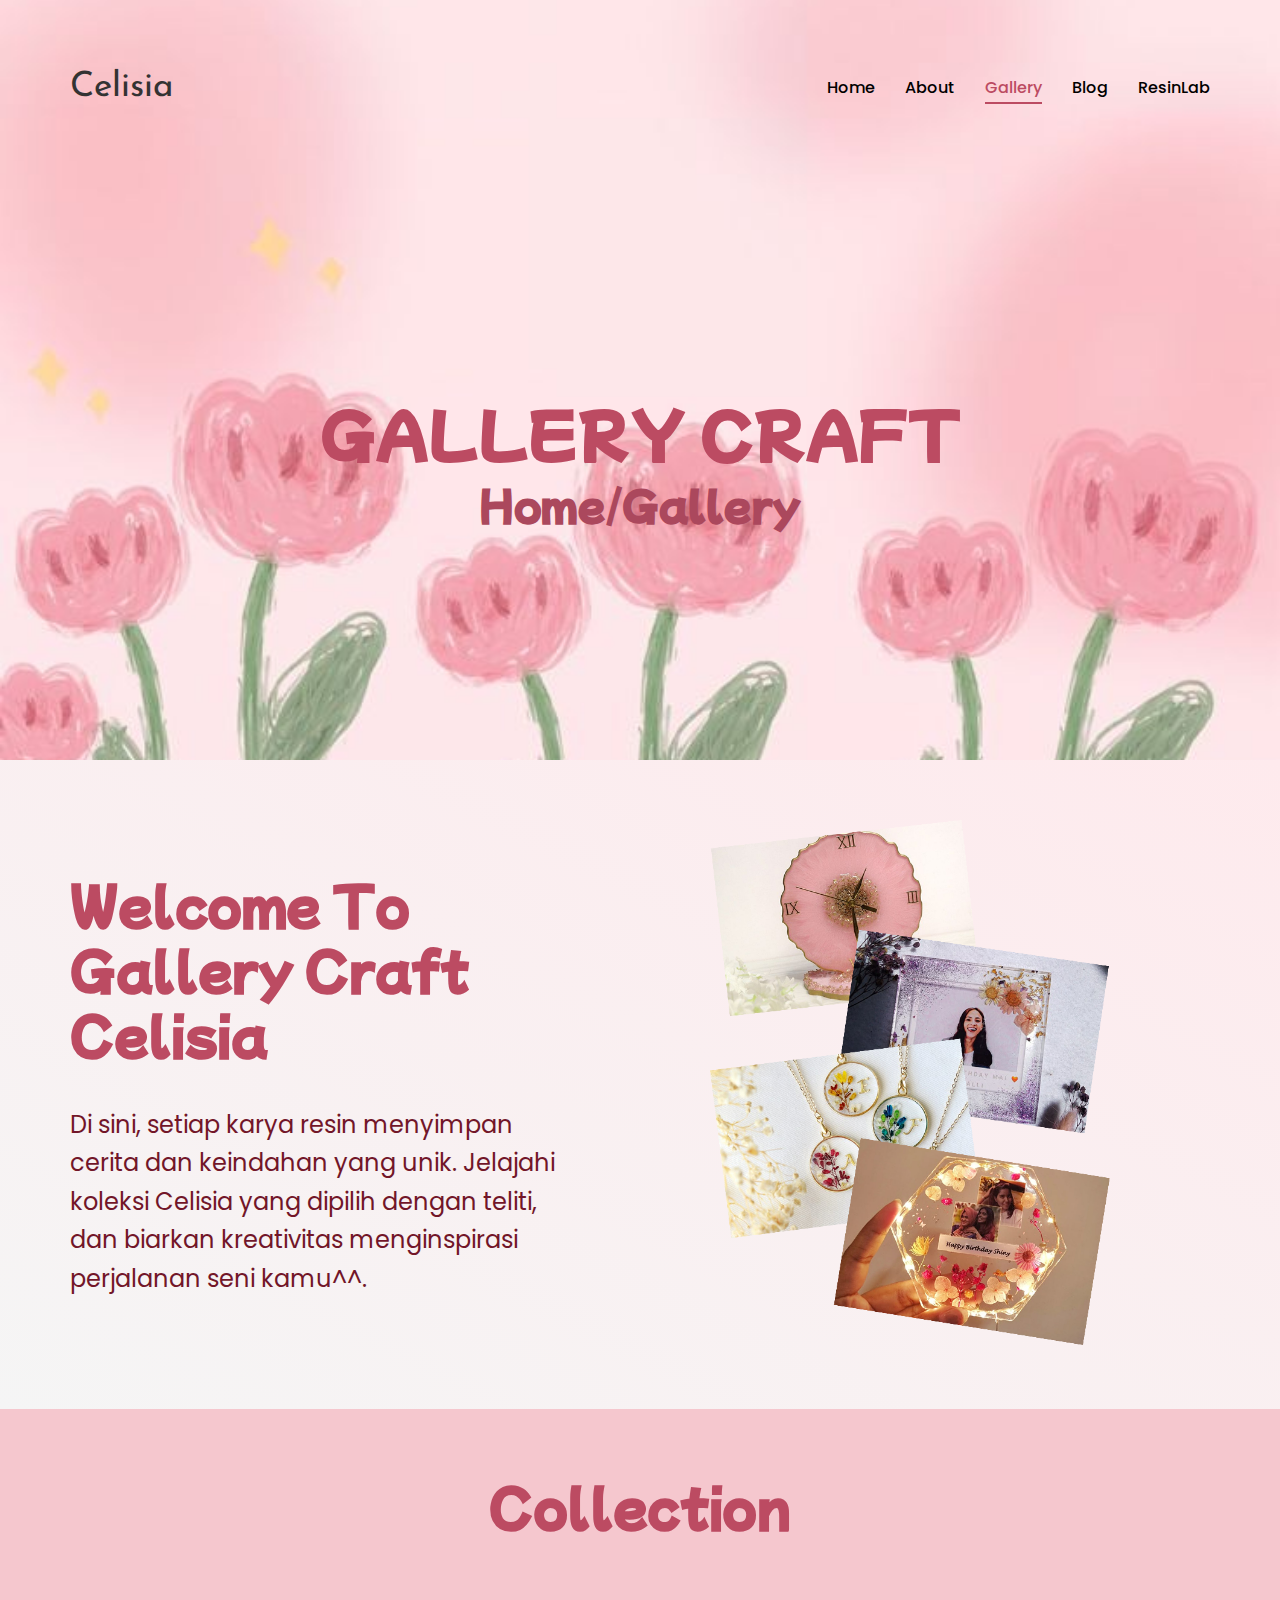
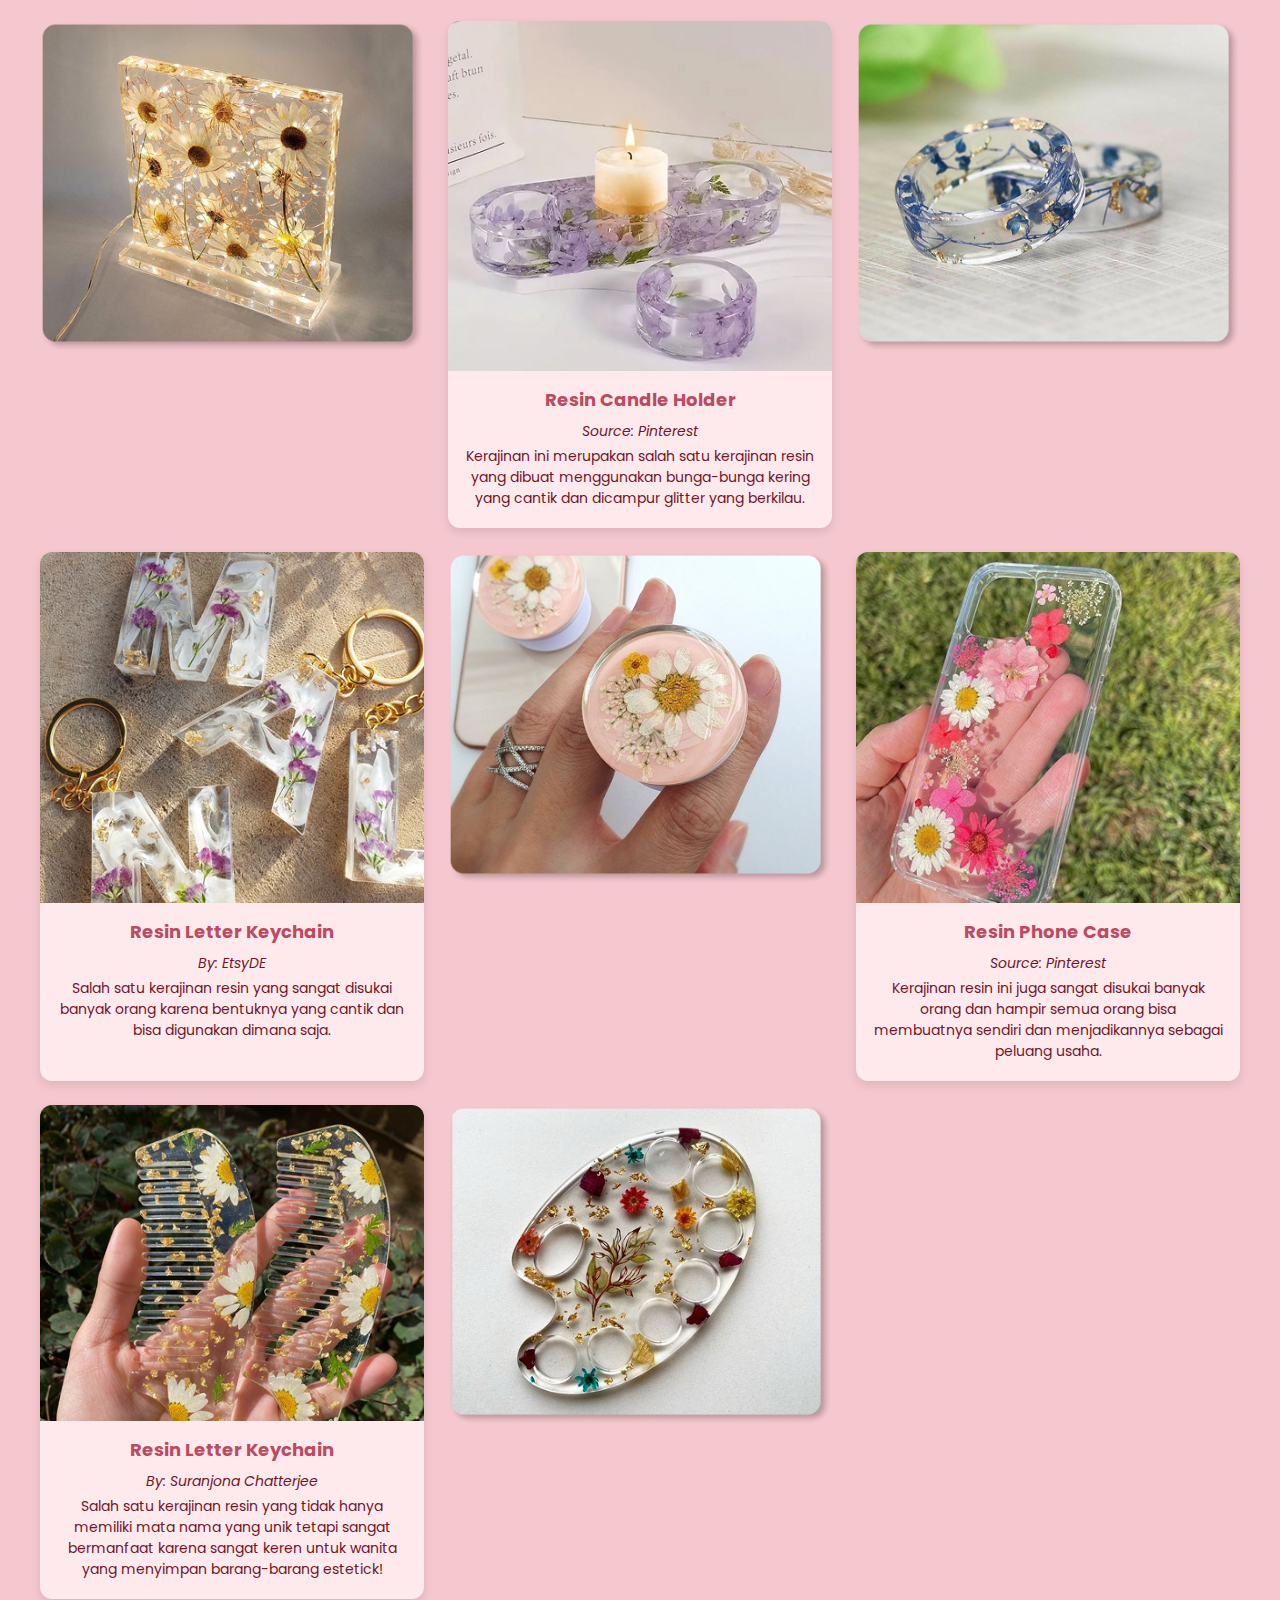
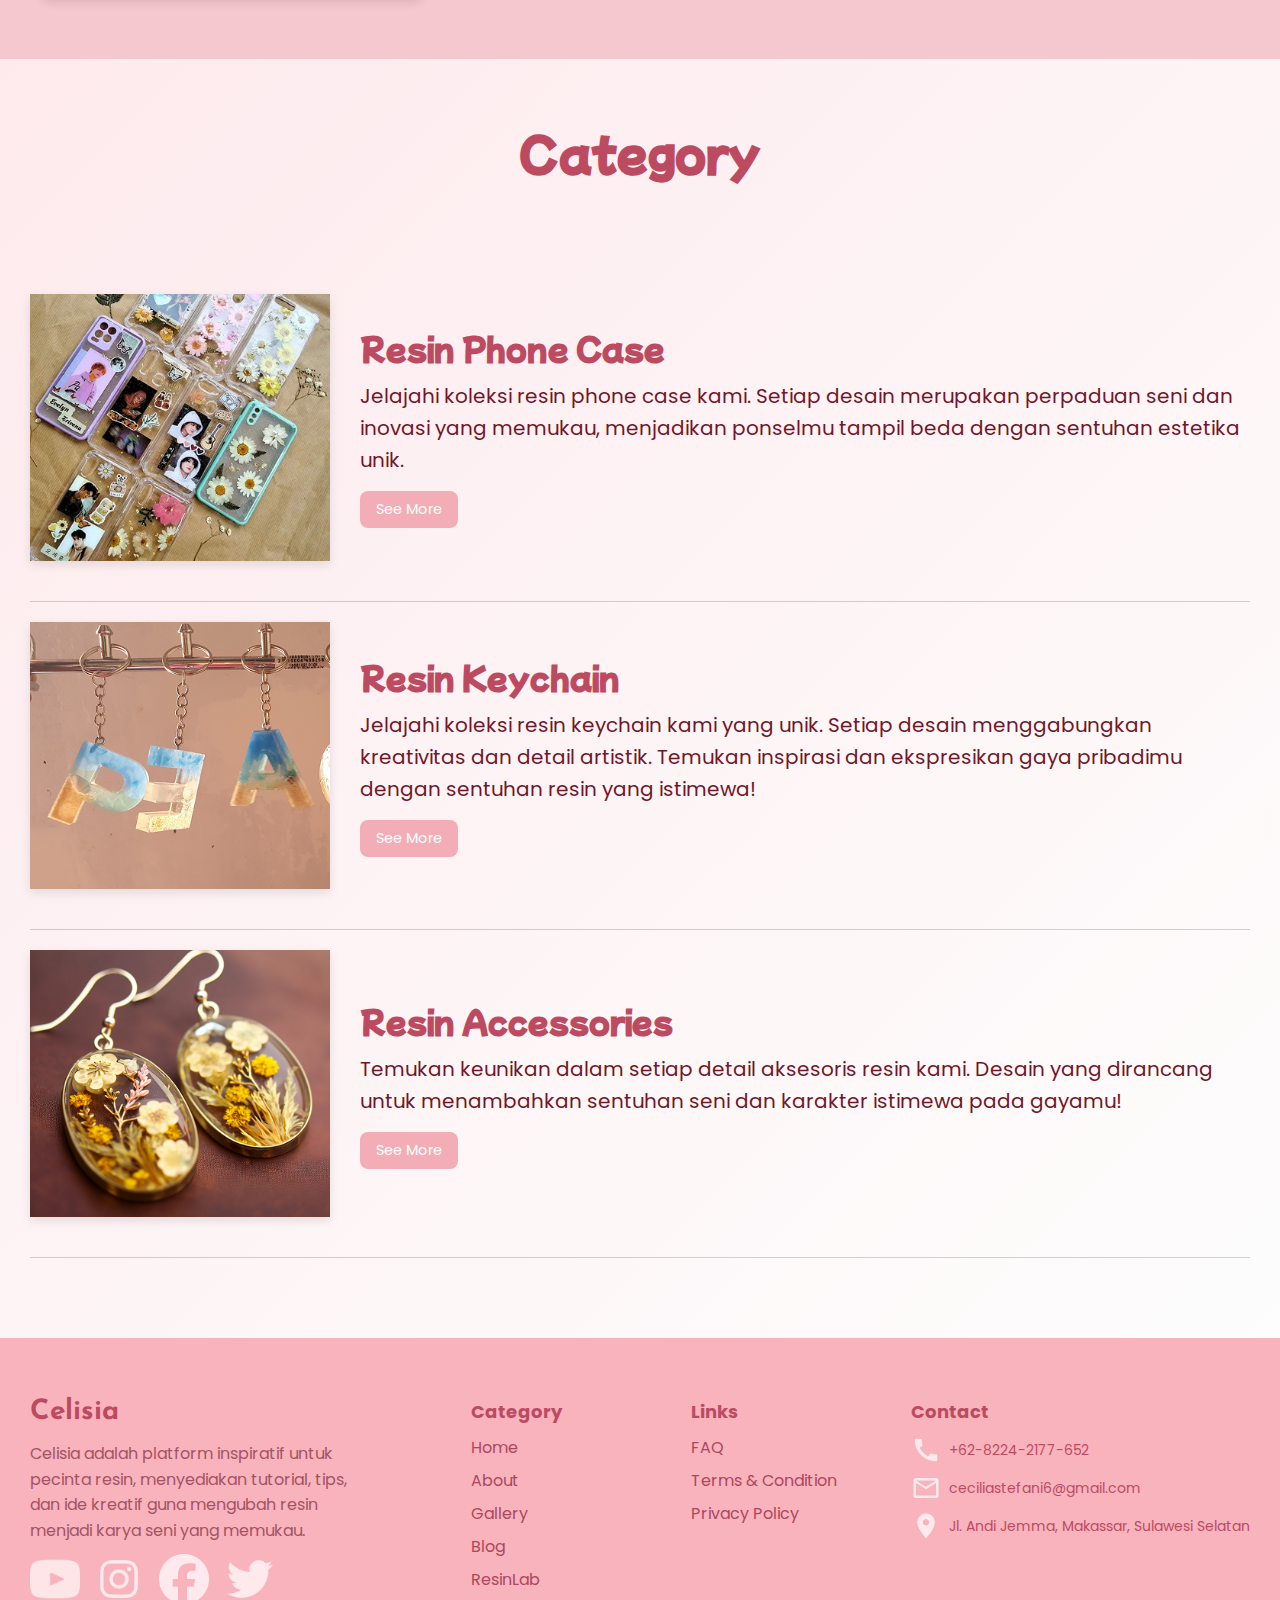
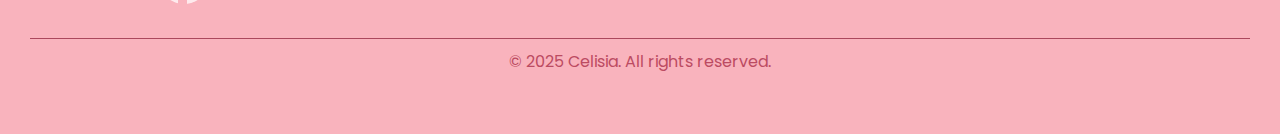
<file: gallery.html>
<!DOCTYPE html>
<html lang="id">
<head>
  <meta charset="UTF-8" />
  <meta name="viewport" content="width=device-width, initial-scale=1.0"/>
  <title>Celisia</title>
  <link rel="stylesheet" href="style.css" />
<!-- Font untuk logo -->
  <link href="https://fonts.googleapis.com/css2?family=Josefin+Sans:ital,wght@0,100..700;1,100..700&display=swap" rel="stylesheet">
<!-- Font untuk header navbar -->
  <link href="https://fonts.googleapis.com/css2?family=Poppins:ital,wght@0,100;0,200;0,300;0,400;0,500;0,600;0,700;0,800;0,900;1,100;1,200;1,300;1,400;1,500;1,600;1,700;1,800;1,900&display=swap" rel="stylesheet">
<!-- Font untuk hero -->
<link rel="preconnect" href="https://fonts.googleapis.com">
<link rel="preconnect" href="https://fonts.gstatic.com" crossorigin>
<link href="https://fonts.googleapis.com/css2?family=Mochiy+Pop+One&display=swap" rel="stylesheet">
<!-- Font untuk body -->
<link href="https://fonts.googleapis.com/css2?family=Poppins:ital,wght@0,100;0,200;0,300;0,400;0,500;0,600;0,700;0,800;0,900;1,100;1,200;1,300;1,400;1,500;1,600;1,700;1,800;1,900&display=swap" rel="stylesheet">
<link href="https://fonts.googleapis.com/css2?family=Poppins:ital,wght@0,100;0,200;0,300;0,400;0,500;0,600;0,700;0,800;0,900;1,100;1,200;1,300;1,400;1,500;1,600;1,700;1,800;1,900&display=swap" rel="stylesheet">
</head>
<body>

<!-- Header Section -->
  <header>
    <div class="logo">Celisia</div>
    <nav>
      <ul>
        <li><a href="index.html">Home</a></li>
        <li><a href="about.html">About</a></li>
        <li><a href="gallery.html" class="active">Gallery</a></li>
        <li><a href="blog.html">Blog</a></li>
        <li><a href="resinlab.html">ResinLab</a></li>
      </ul>
    </nav>
  </header>

<!-- Hero Section -->
  <section class="hero-about">
    <div class="about-header">
      <h2>GALLERY CRAFT</h2>
      <p class="breadcrumb">Home/Gallery</p>
    </div>
  </section>

<!-- Intro Gallery Section -->
  <section class="gallery-section">
    <div class="gallery-container">
      <div class="gallery-text">
        <h2>Welcome To <br>Gallery Craft Celisia</h2>
        <p>
          Di sini, setiap karya resin menyimpan cerita dan keindahan yang unik. 
          Jelajahi koleksi Celisia yang dipilih dengan teliti, dan biarkan kreativitas 
          menginspirasi perjalanan seni kamu^^.
        </p>
      </div>
      <div class="gallery-images">
        <img src="images/Intro Gallery.png" alt="Gallery Craft" class="img1">
      </div>
    </div>
  </section>

<!-- Collection Section -->
  <section class="collection-section">
    <h2 class="collection-title">Collection</h2>
    <div class="collection-grid">

    <!-- 1 -->
      <div class="item2">
        <img src="images/Coleection 1.png" alt="Resin lamp" />
      </div>

    <!-- 2 -->
      <div class="item with-text">
        <img src="images/Coleection 2.png" alt="Resin candle holder" />
        <div class="item-text">
          <h3>Resin Candle Holder</h3>
          <p><em>Source: Pinterest</em></p>
          <p>
           Kerajinan ini merupakan salah satu kerajinan resin yang dibuat menggunakan bunga-bunga kering yang cantik dan dicampur glitter yang berkilau.
          </p>
        </div>
      </div>

    <!-- 3 -->
      <div class="item2">
        <img src="images/Collection 3.png" alt="Resin ring" />
      </div>

    <!-- 4 -->
      <div class="item with-text">
        <img src="images/Collection 4.png" alt="Resin letter keychain" />
        <div class="item-text">
          <h3>Resin Letter Keychain</h3>
          <p><em>By: EtsyDE</em></p>
          <p>
            Salah satu kerajinan resin yang sangat disukai banyak orang karena bentuknya yang cantik dan bisa digunakan dimana saja.
          </p>
        </div>
      </div>

    <!-- 5 -->
      <div class="item2">
        <img src="images/Coleection 5.png" alt="Resin compact mirror" />
      </div>

    <!-- 6 -->
      <div class="item with-text">
        <img src="images/Coleection 6.png" alt="Resin phone case" />
        <div class="item-text">
          <h3>Resin Phone Case</h3>
          <p><em>Source: Pinterest</em></p>
          <p>
            Kerajinan resin ini juga sangat disukai banyak orang dan hampir semua orang bisa membuatnya sendiri dan menjadikannya sebagai peluang usaha.
          </p>
        </div>
      </div>

    <!-- 8 -->
      <div class="item with-text">
        <img src="images/Coleection 7.png" alt="Unique keychain" />
        <div class="item-text">
          <h3>Resin Letter Keychain</h3>
          <p><em>By: Suranjona Chatterjee</em></p>
          <p>
            Salah satu kerajinan resin yang tidak hanya memiliki mata nama yang unik tetapi sangat bermanfaat karena sangat keren untuk wanita yang menyimpan barang-barang estetick!
          </p>
        </div>
      </div>

    <!-- 9 -->
      <div class="item2">
        <img src="images/Coleection 8.png" alt="Colorful resin jewelry" />
      </div>
    </div>
  </section>

<!-- Category Section -->
  <section class="category-section">
    <h2 class="category-title">Category</h2>

    <div class="category-item">
      <img src="images/Category 1.png" alt="Resin Phone Case">
      <div class="category-text">
        <h3>Resin Phone Case</h3>
        <p>
          Jelajahi koleksi resin phone case kami. Setiap desain merupakan perpaduan seni dan inovasi yang memukau, menjadikan ponselmu tampil beda dengan sentuhan estetika unik.
        </p>
        <a href="#" class="btn-more">See More</a>
      </div>
    </div>

    <hr>

    <div class="category-item">
      <img src="images/Category 2.png" alt="Resin Keychain">
      <div class="category-text">
        <h3>Resin Keychain</h3>
        <p>
          Jelajahi koleksi resin keychain kami yang unik. Setiap desain menggabungkan kreativitas dan detail artistik. Temukan inspirasi dan ekspresikan gaya pribadimu dengan sentuhan resin yang istimewa!
        </p>
        <a href="#" class="btn-more">See More</a>
      </div>
    </div>

    <hr>

    <div class="category-item">
      <img src="images/Category 3.png" alt="Resin Accessories">
      <div class="category-text">
        <h3>Resin Accessories</h3>
        <p>
          Temukan keunikan dalam setiap detail aksesoris resin kami. Desain yang dirancang untuk menambahkan sentuhan seni dan karakter istimewa pada gayamu!
        </p>
        <a href="#" class="btn-more">See More</a>
      </div>
    </div>

    <hr>
  </section>

<!-- Footer Section -->
<footer class="footer">
  <div class="footer-container">
    <div class="footer-about">
      <h2 class="footer-brand">Celisia</h2>
      <p class="footer-desc">
        Celisia adalah platform inspiratif untuk <br> pecinta resin, menyediakan tutorial, tips, <br>
        dan ide kreatif guna mengubah resin <br> menjadi karya seni yang memukau.
      </p>
      <div class="footer-socials">
        <a href="#"><img src="icons/Logo YouTube.png" alt="YouTube"></a>
        <a href="#"><img src="icons/Logo Instagram.png" alt="Instagram"></a>
        <a href="#"><img src="icons/Logo Facebook.png" alt="Facebook"></a>
        <a href="#"><img src="icons/Logo Twitter.png" alt="Twitter"></a>
      </div>
    </div>
  
    <div class="footer-links">
      <h3>Category</h3>
      <ul>
        <li><a href="index.html">Home</a></li>
        <li><a href="about.html">About</a></li>
        <li><a href="gallery.html">Gallery</a></li>
        <li><a href="blog.html">Blog</a></li>
        <li><a href="resinlab.html">ResinLab</a></li>
      </ul>
    </div>
  
    <div class="footer-info">
      <h3>Links</h3>
      <ul>
        <li><a href="#">FAQ</a></li>
        <li><a href="#">Terms & Condition</a></li>
        <li><a href="#">Privacy Policy</a></li>
      </ul>
    </div>

    <div class="footer-info">
      <h3>Contact</h3>
      <ul class="contact-info">
        <li><img src="icons/icon telpon.png" alt=""> +62-8224-2177-652</li>
        <li><img src="icons/icon email.png" alt=""> ceciliastefani6@gmail.com</li>
        <li><img src="icons/icon maps.png" alt=""> Jl. Andi Jemma, Makassar, Sulawesi Selatan</li>
      </ul>
    </div>
  </div>
  
  <hr>
    <p class="copyright">© 2025 Celisia. All rights reserved.</p>
</footer>
  
</body>
</html>
</file>
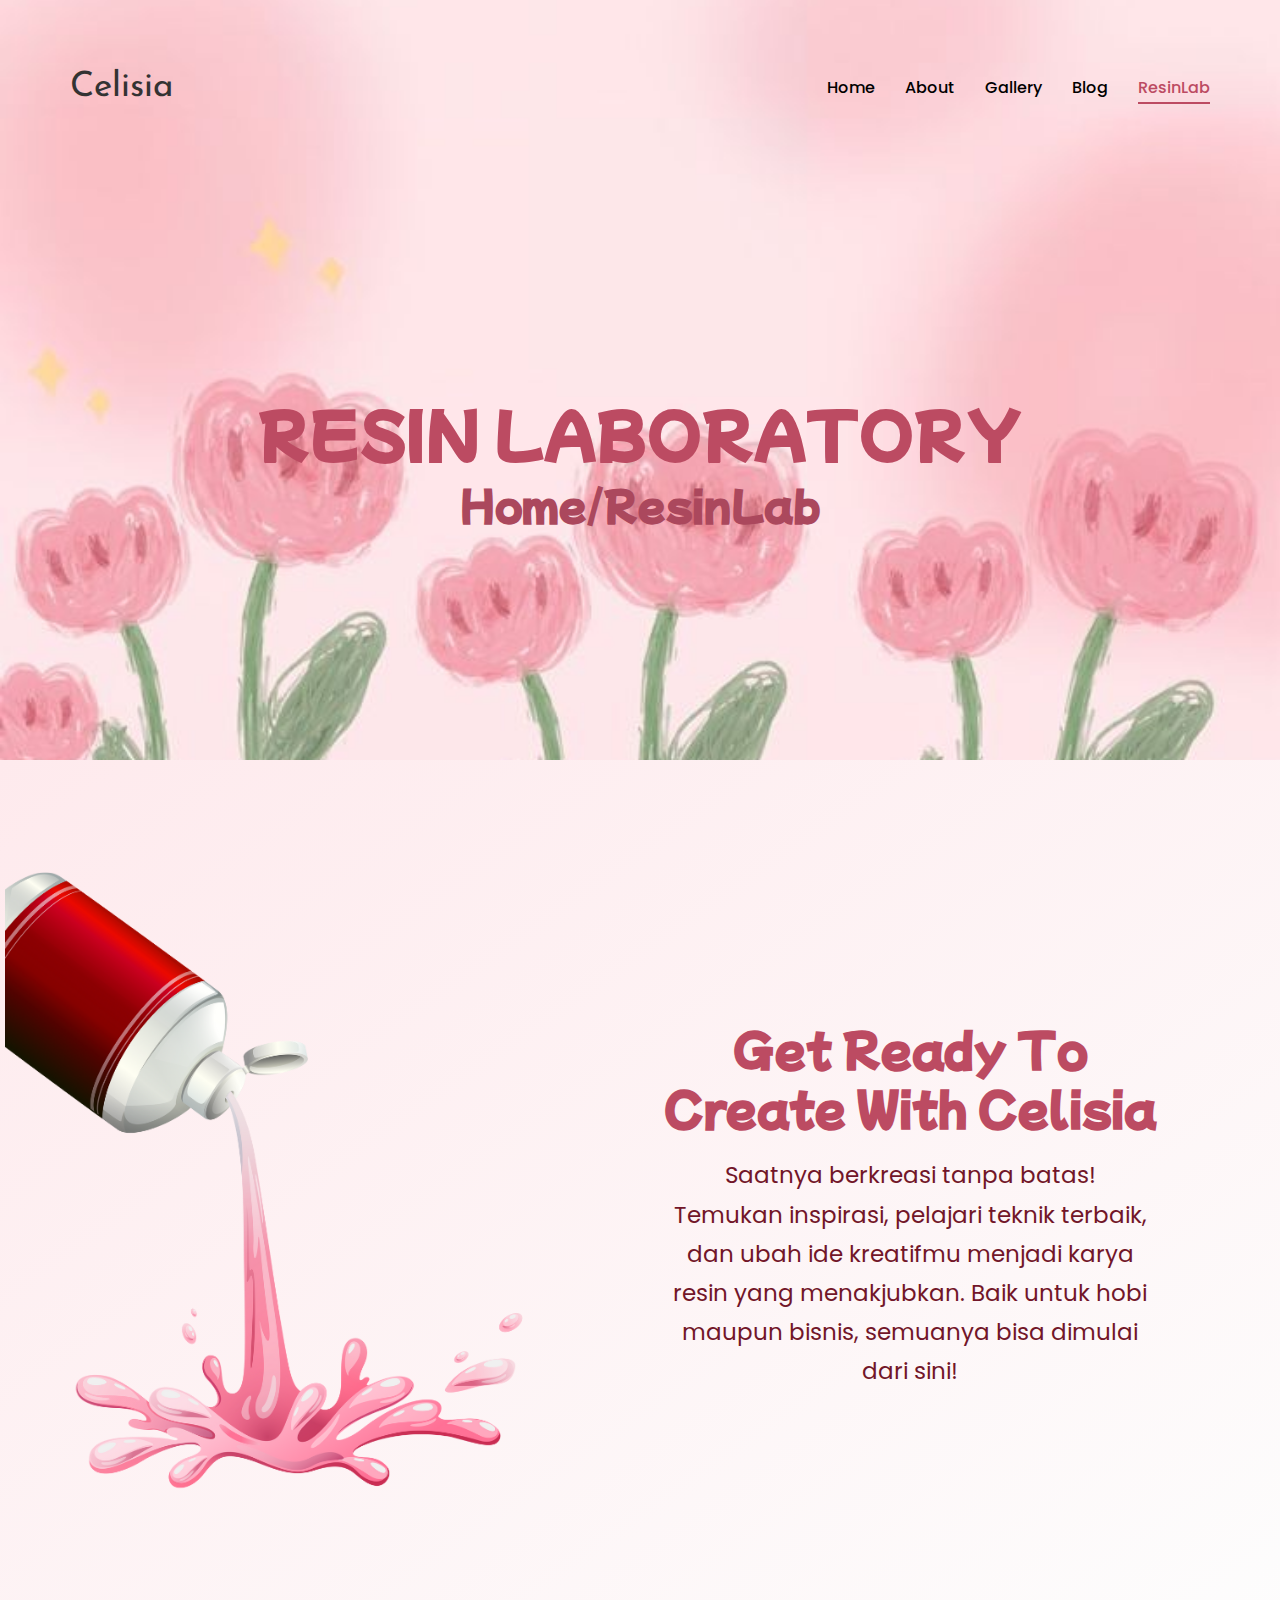
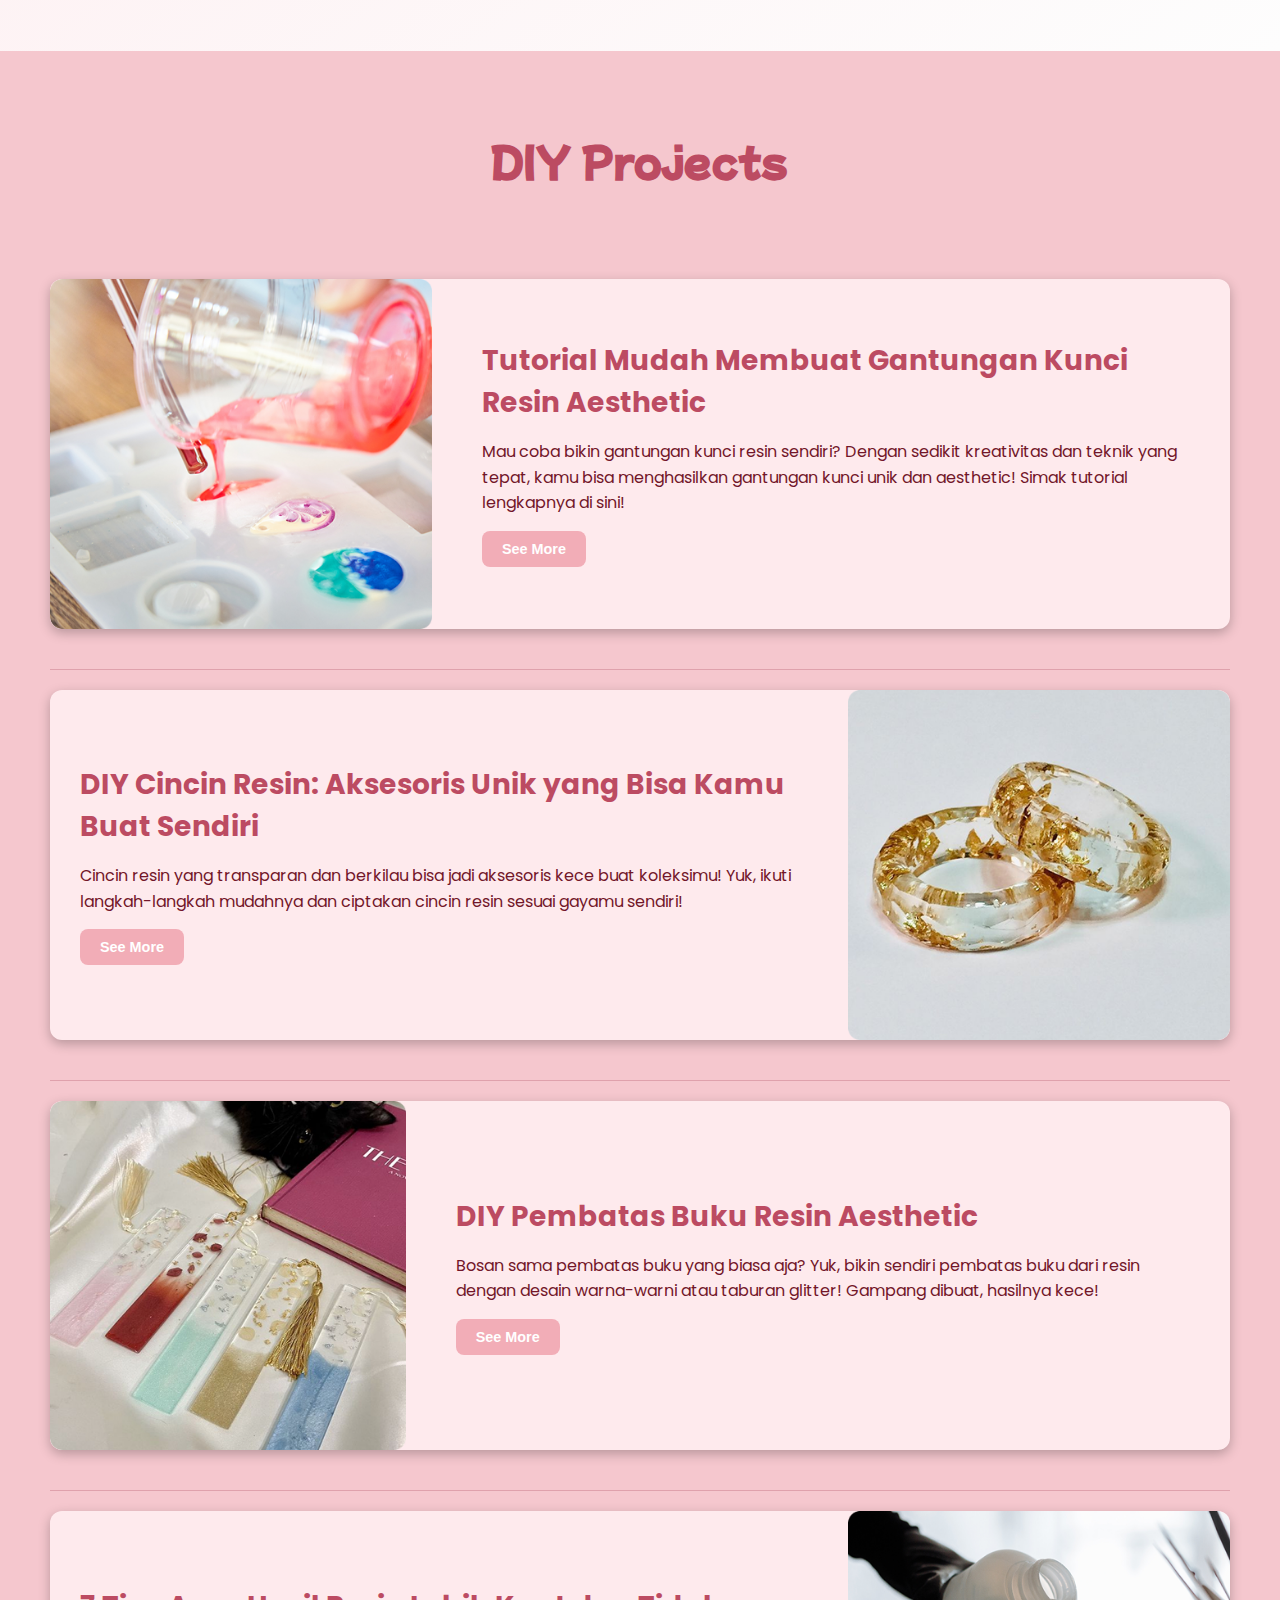
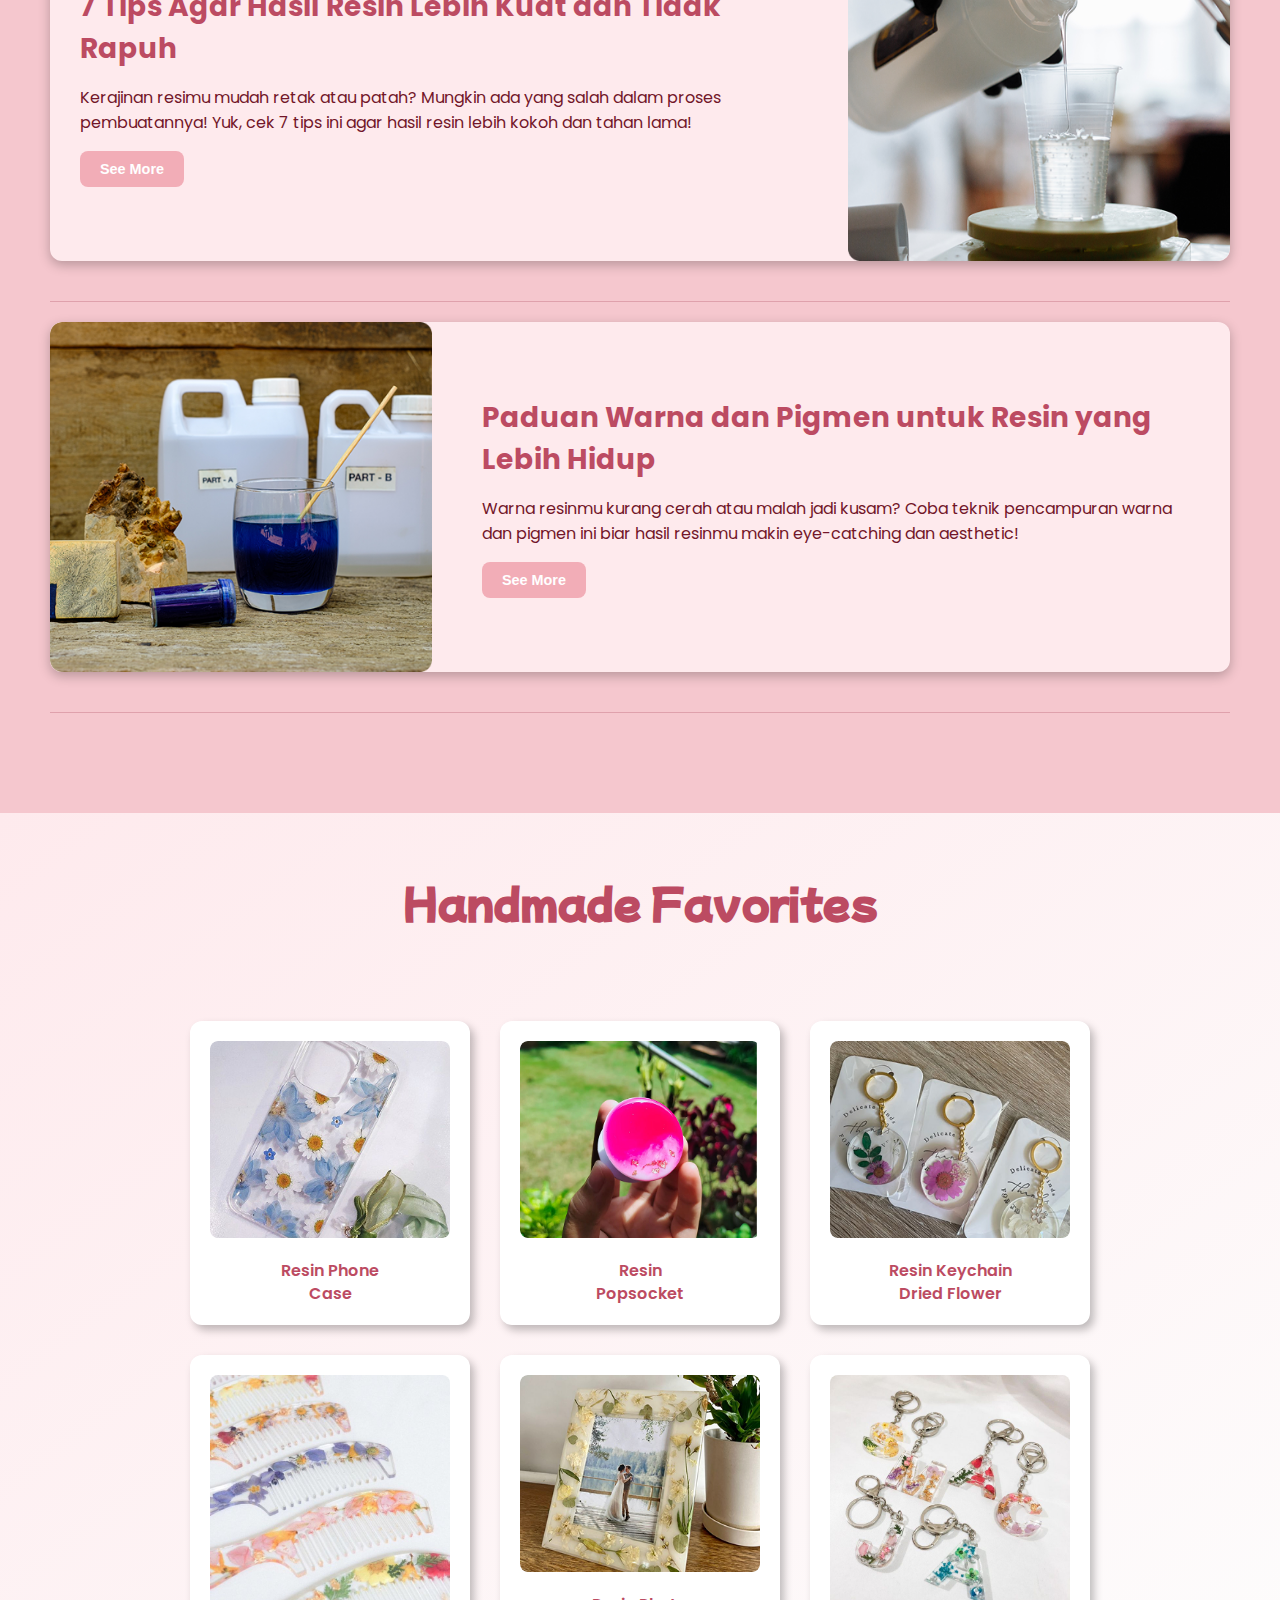
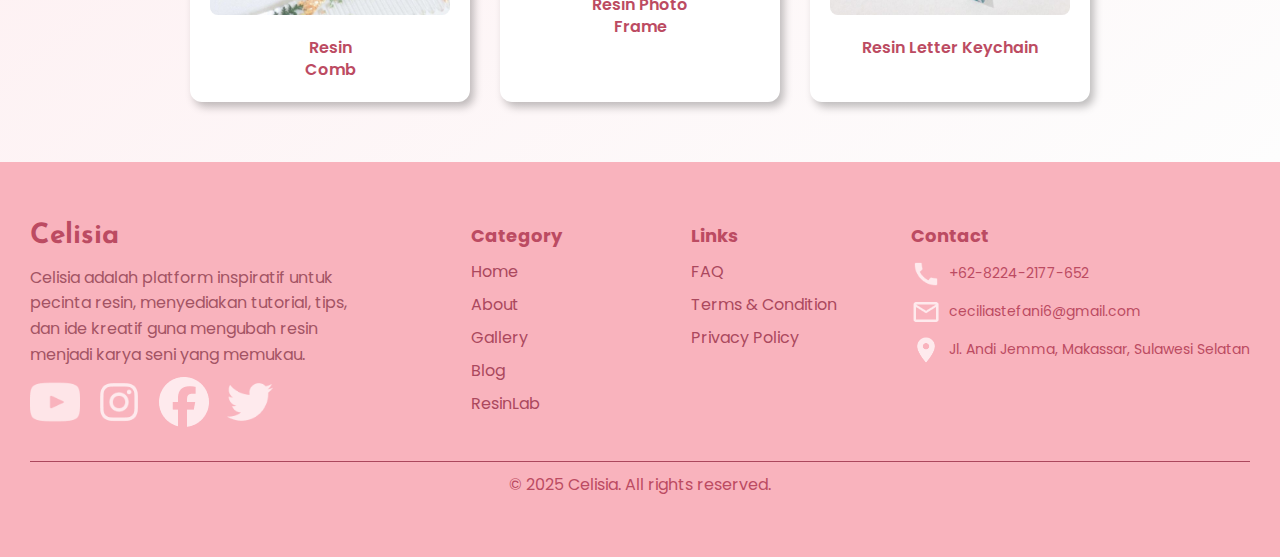
<file: resinlab.html>
<!DOCTYPE html>
<html lang="id">
<head>
  <meta charset="UTF-8" />
  <meta name="viewport" content="width=device-width, initial-scale=1.0"/>
  <title>Celisia</title>
  <link rel="stylesheet" href="style.css" />
<!-- Font untuk logo -->
  <link href="https://fonts.googleapis.com/css2?family=Josefin+Sans:ital,wght@0,100..700;1,100..700&display=swap" rel="stylesheet">
<!-- Font untuk header navbar -->
  <link href="https://fonts.googleapis.com/css2?family=Poppins:ital,wght@0,100;0,200;0,300;0,400;0,500;0,600;0,700;0,800;0,900;1,100;1,200;1,300;1,400;1,500;1,600;1,700;1,800;1,900&display=swap" rel="stylesheet">
<!-- Font untuk hero -->
<link rel="preconnect" href="https://fonts.googleapis.com">
<link rel="preconnect" href="https://fonts.gstatic.com" crossorigin>
<link href="https://fonts.googleapis.com/css2?family=Mochiy+Pop+One&display=swap" rel="stylesheet">
<!-- Font untuk body -->
<link href="https://fonts.googleapis.com/css2?family=Poppins:ital,wght@0,100;0,200;0,300;0,400;0,500;0,600;0,700;0,800;0,900;1,100;1,200;1,300;1,400;1,500;1,600;1,700;1,800;1,900&display=swap" rel="stylesheet">
<link href="https://fonts.googleapis.com/css2?family=Poppins:ital,wght@0,100;0,200;0,300;0,400;0,500;0,600;0,700;0,800;0,900;1,100;1,200;1,300;1,400;1,500;1,600;1,700;1,800;1,900&display=swap" rel="stylesheet">
</head>
<body>
<!-- Header Section -->
  <header>
    <div class="logo">Celisia</div>
    <nav>
      <ul>
        <li><a href="index.html">Home</a></li>
        <li><a href="about.html">About</a></li>
        <li><a href="gallery.html">Gallery</a></li>
        <li><a href="blog.html">Blog</a></li>
        <li><a href="resinlab.html" class="active">ResinLab</a></li>
      </ul>
    </nav>
  </header>

<!-- Hero Section -->
  <section class="hero-about">
    <div class="about-header">
      <h2>RESIN LABORATORY</h2>
      <p class="breadcrumb">Home/ResinLab</p>
    </div>
  </section>

<!-- Intro ResinLab Section -->
  <section class="heroresinlab">
    <div class="heroresinlab-container">
      <div class="heroresinlab-image">
        <img src="images/Resin Splash.png" alt="Paint Splash">
      </div>
      <div class="heroresinlab-text">
        <h1>Get Ready To <br>Create With Celisia</h1>
        <p>
          Saatnya berkreasi tanpa batas!<br> Temukan inspirasi, pelajari teknik terbaik,
          dan ubah ide kreatifmu menjadi karya resin yang menakjubkan. Baik untuk
          hobi maupun bisnis, semuanya bisa dimulai dari sini!
        </p>
      </div>
    </div>
  </section>

<!-- DIY Project Section -->
  <section class="diyprojects">
    <h2>DIY Projects</h2>

    <div class="diy-card">
      <img src="images/DIY 1.png" alt="DIY Gantungan Kunci">
      <div class="diy-content">
        <h3>Tutorial Mudah Membuat Gantungan Kunci Resin Aesthetic</h3>
        <p>Mau coba bikin gantungan kunci resin sendiri? Dengan sedikit kreativitas dan teknik yang tepat, kamu bisa menghasilkan gantungan kunci unik dan aesthetic! Simak tutorial lengkapnya di sini!</p>
        <button>See More</button>
      </div>
    </div>

    <hr>

    <div class="diy-card reverse">
      <img src="images/DIY 2.png" alt="DIY Cincin Resin">
      <div class="diy-content">
        <h3>DIY Cincin Resin: Aksesoris Unik yang Bisa Kamu Buat Sendiri</h3>
        <p>Cincin resin yang transparan dan berkilau bisa jadi aksesoris kece buat koleksimu! Yuk, ikuti langkah-langkah mudahnya dan ciptakan cincin resin sesuai gayamu sendiri!</p>
        <button>See More</button>
      </div>
    </div>

    <hr>

    <div class="diy-card">
      <img src="images/DIY 3.png" alt="DIY Pembatas Buku Resin">
      <div class="diy-content">
        <h3>DIY Pembatas Buku Resin Aesthetic</h3>
        <p>Bosan sama pembatas buku yang biasa aja? Yuk, bikin sendiri pembatas buku dari resin dengan desain warna-warni atau taburan glitter! Gampang dibuat, hasilnya kece!</p>
        <button>See More</button>
      </div>
    </div>

    <hr>

    <div class="diy-card reverse">
      <img src="images/DIY 4.png" alt="Tips Resin Kuat">
      <div class="diy-content">
        <h3>7 Tips Agar Hasil Resin Lebih Kuat dan Tidak Rapuh</h3>
        <p>Kerajinan resimu mudah retak atau patah? Mungkin ada yang salah dalam proses pembuatannya! Yuk, cek 7 tips ini agar hasil resin lebih kokoh dan tahan lama!</p>
        <button>See More</button>
      </div>
    </div>

    <hr>

    <div class="diy-card">
      <img src="images/DIY 5.png" alt="Warna dan Pigmen Resin">
      <div class="diy-content">
        <h3>Paduan Warna dan Pigmen untuk Resin yang Lebih Hidup</h3>
        <p>Warna resinmu kurang cerah atau malah jadi kusam? Coba teknik pencampuran warna dan pigmen ini biar hasil resinmu makin eye-catching dan aesthetic!</p>
        <button>See More</button>
      </div>
    </div>

    <hr>

  </section>


<!-- Handmade Section -->
  <section class="handmade-section">
    <h2>Handmade Favorites</h2>
    <div class="handmade-grid">
      <div class="handmade-card">
        <img src="images/Fav 1.png" alt="Resin Popsocket">
        <p>Resin Phone <br> Case</p>
      </div>
        <div class="handmade-card">
        <img src="images/Fav 2.png" alt="Resin Popsocket">
        <p>Resin <br> Popsocket</p>
      </div>
      <div class="handmade-card">
        <img src="images/Fav 3.png" alt="Resin Keychain Dried Flower">
        <p>Resin Keychain<br>Dried Flower</p>
      </div>
      <div class="handmade-card">
        <img src="images/Fav 4.jpeg" alt="Resin Comb">
        <p>Resin <br> Comb</p>
      </div>
      <div class="handmade-card">
        <img src="images/Fav 5.png" alt="Resin Photo Frame">
        <p>Resin Photo <br> Frame</p>
      </div>
      <div class="handmade-card">
        <img src="images/Fav 6.jpeg" alt="Resin Letter Keychain">
        <p>Resin Letter Keychain</p>
      </div>
    </div>
  </section>

<!-- Footer Section -->
<footer class="footer">
  <div class="footer-container">
    <div class="footer-about">
      <h2 class="footer-brand">Celisia</h2>
      <p class="footer-desc">
        Celisia adalah platform inspiratif untuk <br> pecinta resin, menyediakan tutorial, tips, <br>
        dan ide kreatif guna mengubah resin <br> menjadi karya seni yang memukau.
      </p>
      <div class="footer-socials">
        <a href="https://www.youtube.com/@ce_chann"><img src="icons/Logo YouTube.png" alt="YouTube"></a>
        <a href="https://www.instagram.com/cecyliastefani/"><img src="icons/Logo Instagram.png" alt="Instagram"></a>
        <a href="https://www.facebook.com/ceciliastefani.cecilia/"><img src="icons/Logo Facebook.png" alt="Facebook"></a>
        <a href="https://x.com/stefani_ce55401"><img src="icons/Logo Twitter.png" alt="Twitter"></a>
      </div>
    </div>
  
    <div class="footer-links">
      <h3>Category</h3>
      <ul>
        <li><a href="index.html">Home</a></li>
        <li><a href="about.html">About</a></li>
        <li><a href="gallery.html">Gallery</a></li>
        <li><a href="blog.html">Blog</a></li>
        <li><a href="resinlab.html">ResinLab</a></li>
      </ul>
    </div>
  
    <div class="footer-info">
      <h3>Links</h3>
      <ul>
        <li><a href="#">FAQ</a></li>
        <li><a href="#">Terms & Condition</a></li>
        <li><a href="#">Privacy Policy</a></li>
      </ul>
    </div>

    <div class="footer-info">
      <h3>Contact</h3>
      <ul class="contact-info">
        <li><img src="icons/icon telpon.png" alt=""> +62-8224-2177-652</li>
        <li><img src="icons/icon email.png" alt=""> ceciliastefani6@gmail.com</li>
        <li><img src="icons/icon maps.png" alt=""> Jl. Andi Jemma, Makassar, Sulawesi Selatan</li>
      </ul>
    </div>
  </div>
  
  <hr>
    <p class="copyright">© 2025 Celisia. All rights reserved.</p>
</footer>
  
</body>
</html>
</file>
<file: style.css>
* {
    margin: 0;
    padding: 0;
    box-sizing: border-box;
  }

  body {
    background-color: #fff;
    color: #333;
    overflow-x: hidden;
  }
  
  header {
    display: flex;
    justify-content: space-between;
    align-items: center;
    padding: 70px;
    background: transparent;
    position: absolute;
    top: 0;
    left: 0;
    width: 100%;
    z-index: 10;
  }
  
  .logo {
    font-size: 35px;
    font-family: "Josefin Sans", sans-serif;
  }
  
  nav ul {
    display: flex;
    gap: 30px;
    list-style: none;
    
  }
  
  nav ul li a {
    font-family: "Poppins", sans-serif;
    text-decoration: none;
    color: #000;
    font-weight: 500;
    position: relative;
    padding-bottom: 5px; 
    transition: color 0.3s ease;
  }

  nav ul li a::after {
    content: '';
    position: absolute;
    left: 0;
    bottom: 0;
    height: 2px;
    width: 0;
    background-color: #BC4B62;
    transition: width 0.3s ease;
  }

  nav ul li a:hover,
  nav ul li a.active {
    color: #BC4B62;  /* teks jadi putih saat hover/active */
  }

  nav ul li a:hover::after {
    width: 100%;
  }
  
  nav ul li a.active::after {
    width: 100%;
}

  .hero {
    background: url('images/background.jpeg') no-repeat center calc(50% - 60px);
    background-size: cover;
    padding-top: 100px;
    position: relative;
  }
  
  .hero-content {
    display: flex;
    align-items: center;
    justify-content: space-between;
    gap: 40px;
    max-width: 1200px;
    margin: auto;
    position: relative;
  }
  
  .hero-content .image img {
    width: 250px;
    margin-left: 150px;
    margin-top: 80px;
    transform: translateY(4px);
  }
  
  .hero-content .text {
    max-width: 600px;
    margin-top: 100px;
  }
  
  .hero-content h1 {
    font-family: "Mochiy Pop One", sans-serif;
    font-size: 40px;
    color: #BC4B62;
    margin-top: 50px;
    transform: translateX(-80px);
  }
  
  .hero-content p {
    font-family: "Poppins", sans-serif;
    font-size: 25px;
    line-height: 1.6;
    color: #721629;
    margin-top: 20px;
    transform: translateX(-80px);
    text-align: justify;
  }
  
  .btn {
    display: inline-block;
    background-color: #D7687F;
    color: white;
    padding: 12px 24px;
    border-radius: 40px;
    font-family: "Poppins", sans-serif;
    text-decoration: none;
    font-size: 16px;
    margin-top: 20px;
    transform: translateX(-80px);
  }

  .btn:hover {
    background-color: #a53d55;
    transition: all 0.4s ease-in-out;
  }

/* Celisia World Section */  
  .celsia-section {
    background: linear-gradient(to bottom left, #feeaed, #f5f5f5);;
    text-align: center;
    padding: 50px 20px;
    }

  .section-title {
    font-family: "Mochiy Pop One", sans-serif;
    font-size: 2.5em;
    color: #BC4B62;
    margin-bottom: 40px;
    text-shadow: 2px 2px 4px #fff(0, 0, 0, 0.2);
  }

  .card-container {
    display: flex;
    justify-content: center;
    flex-wrap: wrap;
    gap: 30px;
  }

  .card {
    background: white;
    border-radius: 12px;
    box-shadow: 0 4px 15px rgba(0, 0, 0, 0.1);
    max-width: 250px;
    padding: 15px;
    transition: transform 0.3s ease;
  }

  .card:hover {
    transform: translateY(-5px);
  }

  .card-img {
    width: 100%;
    border-radius: 8px;
    object-fit: cover;
  }

  .card-text {
    margin-top: 15px;
    color: #b23365;
    font-weight: bold;
    font-family: "Poppins", sans-serif;
    font-size: 13px;
  }

/* About Section */  
  .about-section {
    background-color: #F5C7CE;
    text-align: center;
    padding: 50px 20px;
  }
  
  .about-title {
    font-family: "Mochiy Pop One", sans-serif;
    font-size: 2.5em;
    color: #BC4B62;
    margin-bottom: 40px;
    text-shadow: 2px 2px 4px rgba(0, 0, 0, 0.1);
  }
  
  .about-container {
    display: flex;
    align-items: center;
    justify-content: center;
    flex-wrap: wrap;
    gap: 30px;
    position: relative;
  }

  .circle-wrapper {
    position: relative;
    width: 300px;
    height: 300px;
    margin: 50px auto;
  }

  .circle {
    position: absolute;
    width: 262px;
    height: 187px;
    border: 1.5px solid #721629;
    border-radius: 50%;
    background-color: transparent;
  }

  .circle1 {
    transform: rotate(15deg);
    left: 10px;
    top: 10px;
  }

  .circle2 {
    transform: rotate(-25deg);
    left: 10px;
    top: 10px;
  }

  .circle-text {
    position: absolute;
    top: 35%;
    left: 47%;
    transform: translate(-50%, -50%);
    text-align: center;
    color: #721629;
    font-size: 1.8rem;
    font-family: 'Poppins', sans-serif;
    font-weight: 500;
  }

  .photo-wrapper {
    display: flex;
    justify-content: center;
    align-items: end;
    height: 400px;
  }

  .about-photo {
    width: 375px;
    height: auto;
    object-fit: contain;
    order: 2;
    margin-bottom: -50px;
    position: relative;
  }

   .circle-wrapper2 {
    position: relative;
    width: 300px;
    height: 300px;
    margin: 50px auto;
  }
  
  .circleright {
    position: absolute;
    width: 362px;
    height: 287px;
    border: 1.5px solid #721629;
    border-radius: 70%;
    box-sizing: border-box;
    padding: 20px;
    background-color: transparent;
  }

   .circle12 {
    transform: rotate(10deg);
    left: 850px;
    top: 70px;
  }

  .circle22 {
    transform: rotate(-10deg);
    left: 850px;
    top: 70px;
  }

  .circle-text2 {
    position: absolute;
    top: 55%;
    left: 84%;
    transform: translate(-50%, -50%);
    width: 85%;
    text-align: center;
    font-family: "Poppins", sans-serif;
    color: #721629;
    font-size: 1.2em;
    line-height: 1.4;
  }
  
/* Gallery Section */  
  .gallery-section {
    background: linear-gradient(to bottom left, #feeaed, #f5f5f5);;
    text-align: center;
    padding: 40px 20px;
  }
  
  .gallery-title {
    font-family: "Mochiy Pop One", sans-serif;
    font-size: 2.5em;
    color: #BC4B62;
    margin-bottom: 40px;
    text-shadow: 2px 2px 4px rgba(0, 0, 0, 0.1);
  }
  
  .gallery-row {
  display: grid;
  grid-template-columns: repeat(3, 1fr);
  gap: 20px;
  max-width: 1000px;
  margin: 0 auto 20px; 
  padding: 10px 30px;
  margin-bottom: 50px;
  }

  .gallery-row img {
  width: 100%;
  height: 220px;
  max-height: 300px;
  border-radius: 13px;
  object-fit: cover;
  transition: transform 0.3s ease;
  box-shadow: 0 4px 10px rgba(0, 0, 0, 0.1);
  }

  .gallery-row img:hover {
    transform: scale(1.05);
  }

/* Blog Journey Section */
 .blog-container {
    background: #F5C7CE;
    display: flex;
    justify-content: center;
    align-items: stretch;
    gap: 30px;
    flex-wrap: wrap;
    padding: 40px 20px;
    margin: auto;
    overflow: hidden;
  }

  .blog-card {
    background: #fff;
    border-radius: 15px;
    box-shadow: 4px 5px 8px rgba(0, 0, 0, 0.25);
    overflow: hidden;
    width: 360px;
    padding: 20px;
    display: flex;
    flex-direction: column;
    gap: 15px;
    transition: transform 0.3s ease;
  }

  .blog-card1 {
    background: #fff;
    border-radius: 15px;
    box-shadow: 4px 5px 8px rgba(0, 0, 0, 0.25);
    overflow: hidden;
    width: 360px;
    height: 450px;
    padding: 20px;
    display: flex;
    flex-direction: column;
    gap: 15px;
    margin-top: 125px;
    transition: transform 0.3s ease;
  }

  .blog-card2 {
    background: #fff;
    border-radius: 15px;
    box-shadow: 4px 5px 8px rgba(0, 0, 0, 0.25);
    overflow: hidden;
    width: 360px;
    height: 450px;
    padding: 20px;
    display: flex;
    flex-direction: column;
    gap: 15px;
    margin-top: 125px;
    transition: transform 0.3s ease;
  }

  .blog-card:hover {
    transform: translateY(-5px);
  }

  .blog-card1:hover {
    transform: translateY(-5px);
  }

  .blog-card2:hover {
    transform: translateY(-5px);
  }

  .blog-card img {
    width: 100%;
    height: auto;
    object-fit: cover;
    display: block;
    border-radius: 10px;
  }

  .blog-meta {
    font-family: 'Poppins', sans-serif;
    font-size: 14px;
    color: #555;
    display: flex;
    align-items: center;
    gap: 5px;
  }

  .blog-title {
    font-family: "Mochiy Pop One", sans-serif;
    text-align: center;
    font-size: 2.5em;
    color: #BC4B62;
    margin-bottom: 40px;
    text-shadow: 2px 2px 4px rgba(0, 0, 0, 0.1);
  }

  .blog-text {
    font-family: 'Poppins', sans-serif;
    font-size: 18px;
    font-weight: bold;
    color: #000;
  }

  .blog-description {
    font-family: 'Poppins', sans-serif;
    font-size: 14px;
    color: #333;
    line-height: 1.5;
  }

  .blog-footer {
    font-family: 'Poppins', sans-serif;
    display: flex;
    justify-content: space-between;
    align-items: center;
    font-size: 13px;
    color: #777;
  }

  .blog-footer button {
    border: 1px solid #ccc;
    background: transparent;
    padding: 6px 12px;
    border-radius: 6px;
    cursor: pointer;
    transition: background 0.3s ease;
  }

  .blog-footer button:hover {
    background: #eee;
  }
  
  .card-content {
    padding: 20px;
    font-size: 14px;
  }
  
  .card-content .time {
    font-family: 'Poppins', sans-serif;
    color: #777;
    margin-bottom: 5px;
    font-size: 13px;
  }
  
  .card-content h3 {
    font-family: 'Poppins', sans-serif;
    font-size: 16px;
    font-weight: bold;
    margin-bottom: 10px;
  }
  
  .author-footer {
    display: flex;
    justify-content: space-between;
    align-items: center;
    margin-top: 15px;
  }
  
  .author-footer button {
    font-family: 'Poppins', sans-serif;
    background-color: white;
    border: 1px solid #ccc;
    padding: 6px 12px;
    border-radius: 6px;
    cursor: pointer;
    font-size: 13px;
    transition: background-color 0.2s ease;
  }
  
  .author-footer button:hover {
    background-color: #fce4ec;
  }
  
  .highlight {
    transform: scale(1.05);
    z-index: 1;
  }

/* ResinLab Section */
  .resinlab-section {
    background: linear-gradient(to bottom left, #feeaed, #f5f5f5);
    text-align: center;
    padding: 40px 20px;
  }

  .resinlab-content {
    display: flex;
    flex-wrap: wrap;
    align-items: center;
    justify-content: center;
    gap: 40px;
  }
  
  .resinlab-text {
    max-width: 500px;
  }

  .resinlab-brand {
    font-family: "Mochiy Pop One", sans-serif;
    text-align: center;
    font-size: 2.5em;
    color: #BC4B62;
    margin-bottom: 0;
    text-shadow: 2px 2px 4px rgba(0, 0, 0, 0.1);
  }

  .resinlab-title {
    font-family: "Mochiy Pop One", sans-serif;
    font-size: 2em;
    color: #BC4B62;
    font-weight: bold;
    text-transform: uppercase;
    text-align: left;
    margin-top: 50px;
    line-height: 1.3;
  } 

  .resinlab-description{
    font-family: 'Poppins', sans-serif;
    font-size: 16px;
    color: #721629;
    line-height: 1.6;
    margin-top: 20px;
    text-align: left;
  }

  .resinlab-image {
    display: flex;
    justify-content: center; /* Untuk posisi tengah */
    align-items: center;
    padding: 10px;
  }

  .img-combined {
    max-width: 100%;
    max-height: 600px;
    height: auto;
    border-radius: 8px; /* Opsional: sudut membulat */
  }


/* About Page Section */
  .hero-about {
    padding: 100px 60px;
    position: relative;
    background-image: url('images/background.jpeg');
    background-repeat: no-repeat;
    background-position: center calc(50% - 60px);
    background-size: cover;
    height: 760px;
    display: flex;
    align-items: center;
    justify-content: center;
    text-align: center;
  }

  .about-header {
    font-family: "Mochiy Pop One", sans-serif;
    color: #BC4B62;
    font-size: 2.5em;
    text-transform: none;
    margin-top: 200px;
  }

  .breadcrumb {
    font-weight: 600;
    color: #AB485D;
    margin-bottom: 40px;
  }

  .intro-section {
    background: linear-gradient(to bottom left, #feeaed, #f5f5f5);;
    padding: 50px 20px;
    align-items: center;
    justify-content: center;
    gap: 40px;
    text-align: center;
    position: relative;
  }

  .intro-section h2 {
    font-family: "Mochiy Pop One", sans-serif;
    color: #BC4B62;
    font-size: 2.5rem;
    margin-bottom: 20px;
    font-weight: bold;
  }

  .intro-section p {
    font-family: 'Poppins', sans-serif;
    color: #721629;
    font-size: 1.1rem;
    line-height: 1.8;
    margin: 0 auto 15px;
    max-width: 800px;
  }

  .intro-section .signature {
    font-family: 'Poppins', sans-serif;
    font-style: italic;
    color: #721629;
    margin-top: 25px;
  }

  .about-section2 {
    background-color: #F5C7CE;
    text-align: center;
    padding: 50px 20px;
  }

  .about-wrapper {
    background-color: #f8c8d0;
    padding: 50px 20px;
    text-align: center;
  }

  .about-content {
    display: flex;
    align-items: center;
    justify-content: center;
    gap: 40px;
    flex-wrap: wrap; /* biar responsive */
    text-align: left;
  }

  .about-image img {
    width: 400px;
    height: auto;
    object-fit: contain;
    order: 2;
    margin-bottom: -105px;
    position: relative;
  }

  .about-text {
    max-width: 500px;
    color: #721629;
    line-height: 1.6;
  }

  .about-text p {
    font-family: 'Poppins', sans-serif;
    font-size: 20px;
    line-height: 1.7;
    text-align: justify;
    margin-bottom: -40px;
  }

  .why-section {
    background-color: #fefcfd;
    padding: 60px 20px;
    text-align: center;
  }

  .section-title {
    font-size: 32px;
    color: #BC4B62;
    font-weight: bold;
    margin-bottom: 50px;
  }

  .why-section {
    padding: 60px 20px;
    background: linear-gradient(to bottom left, #feeaed, #f5f5f5);;
    text-align: center;
  }

  .section-title {
    font-family: "Mochiy Pop One", sans-serif;
    color: #BC4B62;
    font-size: 2.5em;
    margin-bottom: 40px;
  }

  .feature-card {
    display: flex;
    flex-direction: column;
    align-items: center;
    max-width: 300px;
    margin: 40px;
    border-radius: 16px;
  }

  .feature-container {
    display: flex;
    justify-content: center;
    gap: 30px;
    flex-wrap: wrap; /* Supaya tetap responsif */
  }

  .image-box {
    background-color: #ffffff;
    width: 100%;
    box-sizing: border-box;
    border-radius: 12px; /* Membulatkan sudut */
    box-shadow: 0 12px 24px rgba(0, 0, 0, 0.1);
    padding: 25px;
    overflow: hidden;
  }

  .image-box img {
    width: 100%;
    border-radius: 12px;
  }

  .text-box {
    background-color: #F5C7CE;
    padding: 20px;
    border-radius: 12px;
    text-align: center;
    width: 100%;
    height: 220px;
    box-sizing: border-box;
  }

  .text-box h3 {
    font-family: 'Poppins', sans-serif;
    color: #BC4B62;
    margin-bottom: 10px;
    font-size: 18px;
  }

  .text-box p {
    font-family: 'Poppins', sans-serif;
    color: #721629;
    font-size: 14px;
    line-height: 1.6;
  }

  /* Gallery Page Section */
  .gallery-section {
    background: linear-gradient(to bottom left, #feeaed, #f5f5f5);;
    padding: 60px 20px;
  }

  .gallery-container {
    display: flex;
    flex-wrap: wrap;
    align-items: center;
    justify-content: center;
    gap: 40px;
  }

  .gallery-text {
    flex: 1 1 300px;
    max-width: 500px;
  }

  .gallery-text h2 {
    font-family: "Mochiy Pop One", sans-serif;
    font-size: 50px;
    font-weight: bold;
    color: #BC4B62;
    margin-bottom: 40px;
    line-height: 1.3;
    text-align: left;
  }

  .gallery-text p {
    font-family: 'Poppins', sans-serif;
    font-size: 24px;
    color: #721629;
    line-height: 1.6;
    text-align: left;
  }

  .gallery-images {
    position: relative;
    flex: 1 1 300px;
    max-width: 600px;
    height: px;
  }

  .gallery-images img {
    position: relative;
    width: 400px;
  }

  .collection-section {
    background-color: #F5C7CE;
    padding: 60px 20px;
    text-align: center;
  }

  .collection-title {
    font-family: "Mochiy Pop One", sans-serif;
    font-size: 50px;
    color: #BC4B62;
    font-weight: bold;
    margin-bottom: 80px;
  }

  .collection-grid {
    display: grid;
    grid-template-columns: repeat(3, 1fr); /* 3 kolom */
    gap: 24px;
    max-width: 1200px;
    margin: 0 auto;
  }

  .item {
    background-color: #FEEAED;
    border-radius: 12px;
    overflow: hidden;
    box-shadow: 0 4px 10px rgba(0, 0, 0, 0.1);
    display: flex;
    flex-direction: column;
  }

  .item2 {
    overflow: hidden;
    display: flex;
    flex-direction: column;
  }

  .item img {
    width: 100%;
    object-fit: cover;
    height: auto;
  }

  .item.with-text .item-text {
    font-family: 'Poppins', sans-serif;
    padding: 15px;
    text-align: center;
  }

  .item-text h3 {
    font-family: 'Poppins', sans-serif;
    font-size: 18px;
    font-weight: bold;
    color: #BC4B62;
    margin: 0 0 8px 0;
  }

  .item-text p {
    font-family: 'Poppins', sans-serif;
    font-size: 14px;
    color: #721629;
    margin: 4px 0;
    line-height: 1.5;
  }

/* Category Section */
  .category-section {
    background: linear-gradient(to bottom right, #feeaed, #fdfdfd);
    padding: 60px 30px;
    font-family: 'Poppins', sans-serif;
    color: #333;
  }

  .category-title {
    text-align: center;
    font-family: "Mochiy Pop One", sans-serif;
    font-size: 2.8em;
    color: #BC4B62;
    margin-bottom: 110px;
  }

  .category-item {
    display: flex;
    flex-wrap: wrap;
    align-items: center;
    gap: 30px;
    margin-bottom: 40px;
  }

  .category-item img {
    flex: 1 1 300px;
    max-width: 300px;
    box-shadow: 0 4px 10px rgba(0,0,0,0.1);
  }

  .category-text {
    flex: 2;
  }

  .category-text h3 {
    font-family: "Mochiy Pop One", sans-serif;
    color: #BC4B62;
    font-size: 30px;
    margin-bottom: 10px;
  }

  .category-text p {
    font-family: 'Poppins', sans-serif;
    color: #721629;
    font-size: 20px;
    line-height: 1.6;
    margin-bottom: 15px;
  }

  .btn-more {
    display: inline-block;
    background-color: #F2ADB7;
    color: white;
    padding: 8px 16px;
    border-radius: 8px;
    text-decoration: none;
    font-size: 0.9em;
    font-family: 'Poppins', sans-serif;
    transition: background-color 0.3s ease;
  }

  .btn-more:hover {
    background-color: #BC4B62;
  }

  /* Garis pemisah antar kategori */
  .category-section hr {
    border: 0;
    height: 1px;
    background: #AB485D;
    opacity: 0.3;
    margin: 20px 0;
  }

/* Article Section */
  .blog-container2 {
    background: linear-gradient(to bottom right, #feeaed, #fdfdfd);
    display: flex;
    justify-content: center;
    align-items: stretch;
    gap: 30px;
    flex-wrap: wrap;
    padding: 40px 20px;
    margin: auto;
    overflow: hidden;
    column-count: 3;
    column-gap: 1.5rem;
  }

  .articles-section {
    background-color: #F5C7CE;
    padding: 60px 30px;
    font-family: 'Poppins', sans-serif;
  }

  .articles-title {
    text-align: center;
    font-size: 2.5em;
    color: #BC4B62;
    font-family: "Mochiy Pop One", sans-serif;
    margin-bottom: 100px;
  }

  .articles-grid {
    gap: 30px;
    padding: 20px;
    column-count: 3;
  }

  .article-card {
    background-color: white;
    border-radius: 15px;
    overflow: hidden;
    box-shadow: 4px 5px 8px rgba(0, 0, 0, 0.25);
    display: inline-block;
    flex-direction: column;
    transition: transform 0.3s;
    break-inside: avoid;
    margin-bottom: 1.5rem;
  }

  .article-card:hover {
    transform: translateY(-5px);
  }

  .article-card img {
    padding: 20px;
    width: 100%;
    height: auto;
    object-fit: cover;
    display: block;
  }

  .article-content {
    padding: 20px;
  }

  .article-time {
    font-size: 0.9em;
    color: #777;
    margin-bottom: 10px;
    margin-top: -20px
  }

  .article-title {
    font-size: 1.1em;
    font-weight: bold;
    margin-bottom: 10px;
    color: #333;
  }

  .article-text {
    font-family: Poppins, sans-serif;
    font-size: 0.95em;
    color: #555;
    margin-bottom: 15px;
    line-height: 1.5;
    text-align: justify;
  }

  .article-footer {
    display: flex;
    justify-content: space-between;
    align-items: center;
    font-size: 0.9em;
    color: #444;
  }

  .btn-read {
    padding: 6px 12px;
    background-color: #ffffff;
    border: 1px solid #000000;
    border-radius: 8px;
    color: rgb(0, 0, 0);
    text-decoration: none;
    font-size: 0.9em;
    transition: background 0.3s ease;
  }

  .btn-read:hover {
    background-color: #dad8d8;
  } 

/* Hero Resin Lab Section */
  .heroresinlab {
    background: linear-gradient(to bottom right, #feeaed, #fdfdfd);
    padding: 10px 30px;
    font-family: 'Poppins', sans-serif;
  }

  .heroresinlab-container {
    display: flex;
    flex-direction: row;
    align-items: center;
    justify-content: center;
    gap: 60px;
    flex-wrap: wrap;
  }

  .heroresinlab-image img {
    max-width: 550px;
    height: auto;
    transform: translateX(-80px);
    margin-top: 80px;
  } 

  .heroresinlab-text {
    max-width: 500px;
  }

  .heroresinlab-text h1 {
    font-size: 45px;
    color: #BC4B62;
    font-weight: bold;
    font-family: 'Mochiy Pop One', sans-serif;
    margin-bottom: 20px;
    line-height: 1.3;
    text-align: center;
    transform: translateX(-35px);
  }

  .heroresinlab-text p {
    font-size: 23px;
    color: #721629;
    line-height: 1.7;
    text-align: center;
    transform: translateX(-35px);
  }

/* DIY Project Section */
  .diyprojects {
    background-color: #F5C7CE;
    padding: 80px 50px;
    font-family: 'Poppins', sans-serif;
  }

  .diyprojects h2 {
    font-family: 'Mochiy Pop One', sans-serif;
    font-size: 2.5em;
    color: #BC4B62;
    text-align: center;
    margin-bottom: 90px;
  }

  .diy-card {
    display: flex;
    align-items: center;
    justify-content: space-between;
    background-color: #FEEAED;
    margin-bottom: 40px;
    border-radius: 12px;
    overflow: hidden;
    box-shadow: 0 4px 12px rgba(0,0,0,0.25);
    gap: 20px;
  }

  .diy-card.reverse {
    flex-direction: row-reverse;
  }

  .diy-card img {
    width: auto;
    max-height: 350px;
    object-fit: cover;
    max-width: 45%;
  }

  .diy-content {
    padding: 30px;
    width: 60%;
    display: flex;
    flex: 1;
    flex-direction: column;
    align-items: flex-start;
    text-align: left;
  }
  
  .diy-content h3 {
    font-family: Poppins, sans-serif;
    font-size: 28px;
    color: #BC4B62;
    font-weight: bold;
    margin-bottom: 15px;
    text-align: left;
    align-items: flex-start;
  }

  .diy-content p {
    font-family: Poppins, sans-serif;
    color: #721629;
    line-height: 1.6;
    font-size: 1em;
    margin-bottom: 15px;
  }

  .diy-content button {
    background-color: #F2ADB7;
    border: none;
    color: #ffffff;
    font-weight: 600;
    padding: 10px 20px;
    border-radius: 8px;
    cursor: pointer;
    font-size: 0.9em;
    transition: background 0.3s ease;
  }

  .diy-content button:hover {
    background-color: #BC4B62;
  }

  .diyprojects hr {
    border: 0;
    height: 1px;
    background: #AB485D;
    opacity: 0.3;
    margin: 20px 0;
  }

/* Handmade Section */
  .handmade-section {
    padding: 60px 30px;
    background: linear-gradient(to bottom right, #feeaed, #fdfdfd);
    font-family: 'Poppins', sans-serif;
    text-align: center;
  }

  .handmade-section h2 {
    font-size: 2.5em;
    color: #BC4B62;
    font-family: 'Mochiy Pop One', sans-serif;
    margin-bottom: 90px;
  }

  .handmade-grid {
    display: grid;
    grid-template-columns: repeat(3, 1fr); /* 3 kolom */
    gap: 30px;
    max-width: 900px;
    margin: 0 auto;
  }

  .handmade-card {
    background-color: #ffffff;
    border-radius: 12px;
    box-shadow: 4px 5px 8px rgba(0, 0, 0, 0.25);
    padding: 20px;
    transition: transform 0.3s ease;
  } 

  .handmade-card:hover {
    transform: translateY(-5px);
  }

  .handmade-card img {
    width: 100%;
    height: auto;
    border-radius: 8px;
    margin-bottom: 15px;
  }

  .handmade-card p {
    font-weight: 600;
    font-size: 1em;
    color: #BC4B62;
    line-height: 1.4;
  }

/* Footer Section */
  .footer {
    background-color: #F9B3BD;
    color: #BC4B62;
    padding: 60px 30px;
    font-family: sans-serif;
  }
  
  .footer-container {
    display: flex;
    flex-wrap: wrap;
    justify-content: space-between;
    gap: 40px;
  }
  
  .footer-about {
    flex: 1;
    min-width: 250px;
  }
  
  .footer-brand {
    font-family: "Josefin Sans", sans-serif;
    font-size: 28px;
    margin-bottom: 15px;
  }
  
  .footer-desc {
    text-align: left;
    font-family: 'Poppins', sans-serif;
    color: #A35364;
    font-size: 16px;
    margin-bottom: 10px;
    line-height: 1.6;
  }
  
  .footer-socials a {
    margin-right: 10px;
  }
  
  .footer-socials img {
    width: 50px;
    height: 50px;
  }
  
  .footer-links,
  .footer-info {
    min-width: 180px;
  }
  
  .footer-links h3,
  .footer-info h3 {
    font-family: 'Poppins', sans-serif;
    margin-bottom: 10px;
    font-size: 18px;
  }
  
  .footer-links ul,
  .footer-info ul {
    font-family: 'Poppins', sans-serif;
    list-style: none;
    padding: 0;
    margin: 0;
  }
  
  .footer-links ul li,
  .footer-info ul li {
    font-family: 'Poppins', sans-serif;
    margin-bottom: 8px;
  }
  
  .footer-links a,
  .footer-info a {
    font-family: 'Poppins', sans-serif;
    text-decoration: none;
    color: #AB485D;
  }
  
  .footer-info .contact-info li {
    display: flex;
    align-items: center;
    gap: 8px;
    font-size: 14px;
  }
  
  .footer-info .contact-info img {
    width: 30px;
  }
  
  hr {
    margin: 30px 0 10px;
    border: none;
    border-top: 1px solid #AB485D;
  }
  
  footer p {
    font-family: 'Poppins', sans-serif;
    font-size: 16px;
    text-align: center;
  }
</file>
<file: styleblogtext.css>
body {
  font-family: Poppins, sans-serif;
  background-color: #fff;
  margin: 0;
  padding: 0;
  color: #222;
}

.container {
  max-width: 1000px;
  margin: auto;
  padding: 40px 20px;
}

h1 {
  font-size: 38px;
  font-weight: 700;
  margin-bottom: 10px;
}

.meta {
  font-family: Poppins, sans-serif;
  display: flex;
  justify-content: space-between;
  font-size: 14px;
  color: #999;
  margin-bottom: 20px;
  margin-top: 30px;
}

.main-image {
  width: 100%;
  height: auto;
  border-radius: 6px;
  margin-bottom: 30px;
}

blockquote {
  font-weight: bold;
  font-size: 14px;
  background: #f4f4f4;
  padding: 10px 15px;
  border-left: 3px solid #000;
  margin: 0 0 20px 0;
}

ol {
  margin-left: 20px;
  margin-bottom: 20px;
}

ol li {
  margin-bottom: 15px;
  line-height: 1.5;
}

footer {
  margin-top: 40px;
  text-align: left;
  font-size: 14px;
  color: #444;
}

.social-icons {
  margin-top: 10px;
  display: flex;
  justify-content: flex-end;
}

.social-icons a {
  text-decoration: none;
}

.social-icons img {  
  width: 20px;
  margin-right: 10px;
}

.social-icons img:hover {
  transform: scale(1.1);
  transition: transform 0.4s ease;
}

.footer-divider {
  margin-top: 20px;
  border: none;
  border-top: 1px solid #cccc; 
  width: 100%;
}

.komentar {
  margin-top: 40px;
}

.komentar h3 {
  font-size: 20px;
  margin-bottom: 10px;
}

.komentar textarea {
  width: 100%;
  height: 100px;
  padding: 10px;
  font-family: 'Poppins', sans-serif;
  border: 1px solid #ccc;
  border-radius: 6px;
  resize: none;
}

.komentar button {
  margin-top: 10px;
  padding: 8px 16px;
  border: none;
  background-color: #000;
  color: white;
  border-radius: 6px;
  cursor: pointer;
}

.komentar button:hover {
  background-color: #333; /* Warna lebih terang dari hitam */
  transform: scale(1.05); /* Sedikit membesar saat hover */
}

.popular {
  max-width: 800px;
  margin-top: 40px;
  display: flex;
  flex-direction: column; 
  height: 300px; 
  margin-left: auto;
  margin-right: auto;
  width: 100%;
  text-align: center;
}

.popular h2 {
  font-size: 33px;
  margin-bottom: 40px;
}

.popular-list {
  display: flex;
  justify-content: space-between;
  gap: 20px;
  flex-wrap: wrap;
  width: 100%;
}

.popular-item {
  flex: 1 1 calc(33.33% - 20px);
  max-width: none;
  text-align: left;
}

.popular-item img {
  width: 100%;
  height: auto;
  border-radius: 6px;
}

.popular-item small {
  font-family:Poppins, sans-serif ;
  font-size: 12px;
  color: #666;
}

.popular-item p {
  font-family:Poppins, sans-serif ;
  font-size: 14px;
  font-weight: 600;
  margin-top: 5px;
}
</file>
